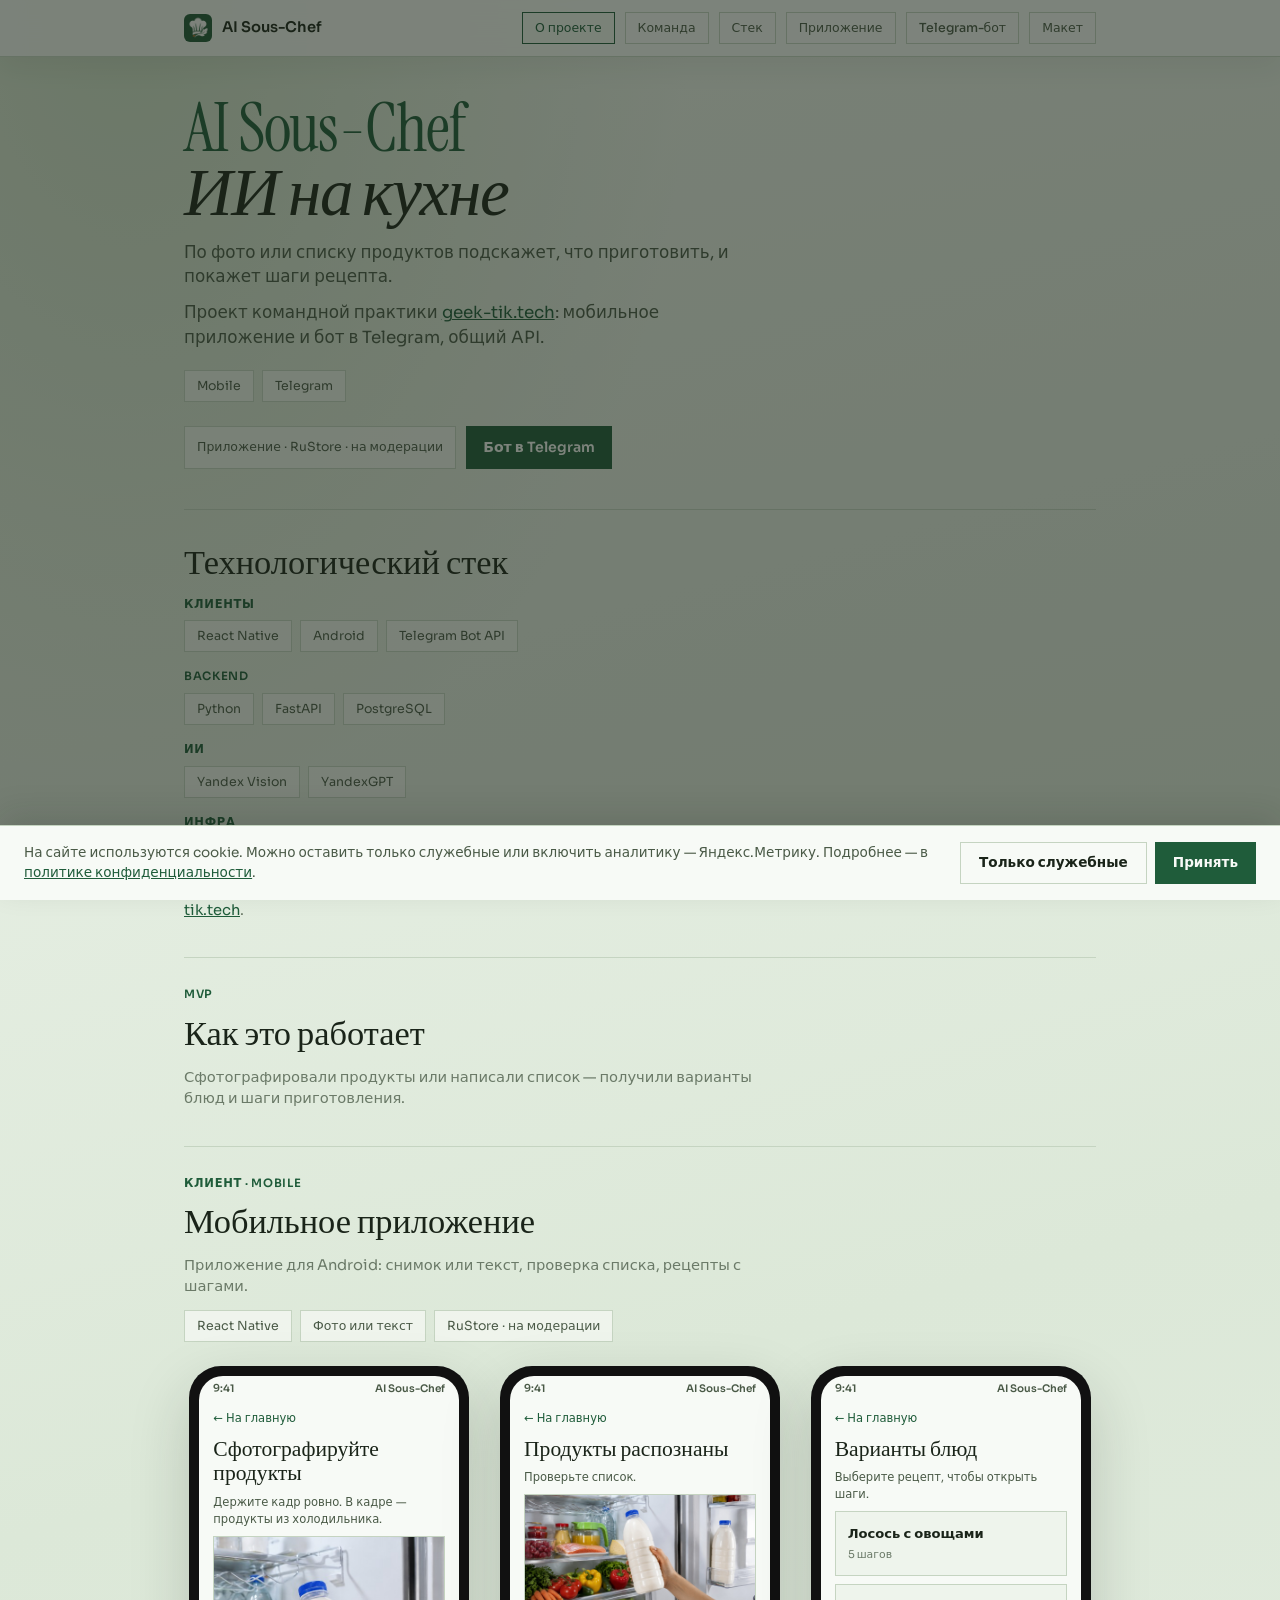
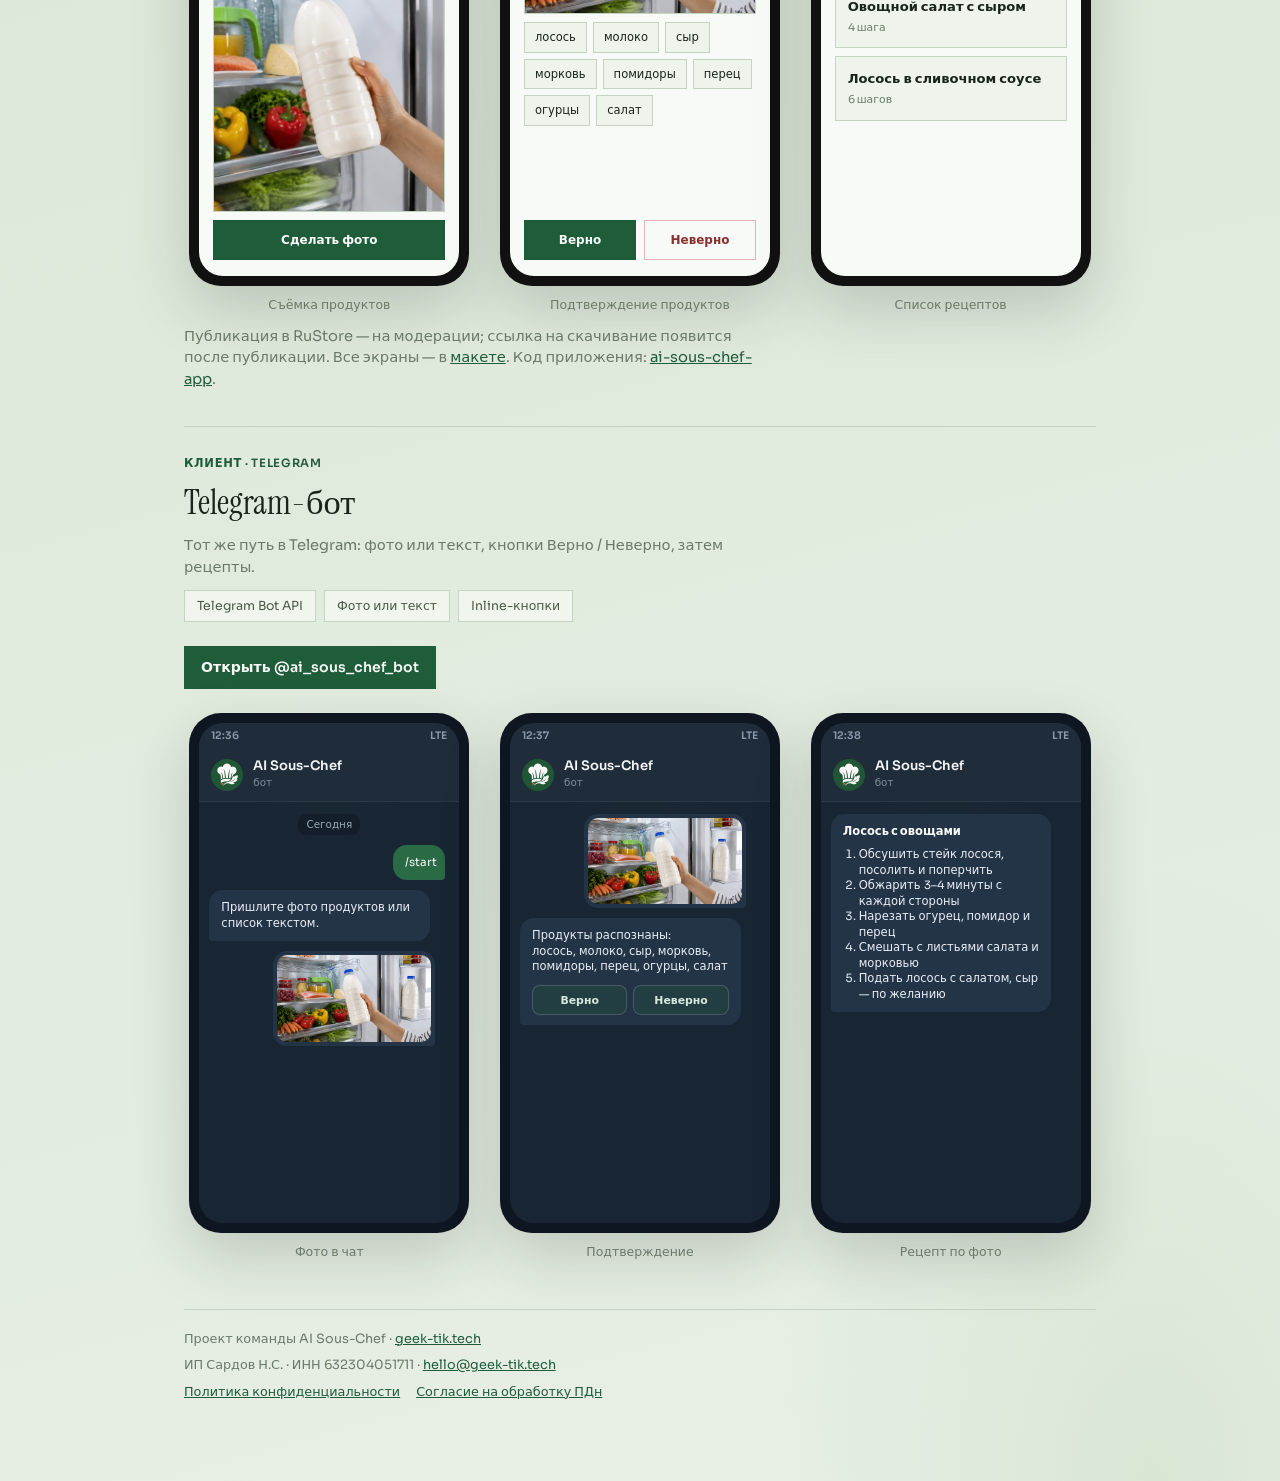
<file: frontend/index.html>
<!DOCTYPE html>
<html lang="ru">

<head>
  <meta charset="UTF-8" />
  <meta name="viewport" content="width=device-width, initial-scale=1.0" />
  <title>AI Sous-Chef</title>
  <link rel="icon" href="assets/app-icon.png" type="image/png" />
  <link rel="preconnect" href="https://fonts.googleapis.com" />
  <link rel="preconnect" href="https://fonts.gstatic.com" crossorigin />
  <link
    href="https://fonts.googleapis.com/css2?family=Instrument+Serif:ital@0;1&family=Sora:wght@400;500;600;700&display=swap"
    rel="stylesheet" />
  <link rel="stylesheet" href="styles.css" />
</head>

<body>
  <div class="site-chrome">
    <nav class="site-nav" aria-label="Навигация">
      <div class="site-nav-inner">
        <a class="brand-mark" href="index.html">
          <img src="assets/app-icon.png" width="28" height="28" alt="" />
          AI Sous-Chef
        </a>
        <a class="nav-link" href="index.html" aria-current="page">О проекте</a>
        <a class="nav-link" href="team.html">Команда</a>
        <a class="nav-link" href="#stack">Стек</a>
        <a class="nav-link" href="#app">Приложение</a>
        <a class="nav-link" href="#bot">Telegram-бот</a>
        <a class="nav-link" href="mockup.html">Макет</a>
      </div>
    </nav>
  </div>

  <main class="page">
    <header class="hero">
      <div class="brand">AI Sous-Chef<br /><em>ИИ на кухне</em></div>
      <p class="lede">
        По фото или списку продуктов подскажет, что приготовить, и покажет шаги рецепта.
      </p>
      <p class="lede">
        Проект командной практики
        <a href="https://geek-tik.tech/teams/ai-sous-chef">geek-tik.tech</a>:
        мобильное приложение и бот в Telegram, общий API.
      </p>
      <div class="meta">
        <span class="chip">Mobile</span>
        <span class="chip">Telegram</span>
      </div>
      <div class="cta-row">
        <span class="chip">Приложение · RuStore · на модерации</span>
        <a class="btn btn-primary" href="https://t.me/ai_sous_chef_bot" target="_blank" rel="noopener">Бот в Telegram</a>
      </div>

    </header>

    <section id="stack" class="product-section" aria-labelledby="stack-heading">
      <h2 class="section-title" id="stack-heading">
        Технологический стек
      </h2>
      <dl class="stack-list">
        <div>
          <dt>Клиенты</dt>
          <dd class="meta">
            <span class="chip">React Native</span>
            <span class="chip">Android</span>
            <span class="chip">Telegram Bot API</span>
          </dd>
        </div>
        <div>
          <dt>Backend</dt>
          <dd class="meta">
            <span class="chip">Python</span>
            <span class="chip">FastAPI</span>
            <span class="chip">PostgreSQL</span>
          </dd>
        </div>
        <div>
          <dt>ИИ</dt>
          <dd class="meta">
            <span class="chip">Yandex Vision</span>
            <span class="chip">YandexGPT</span>
          </dd>
        </div>
        <div>
          <dt>Инфра</dt>
          <dd class="meta">
            <span class="chip">Docker</span>
            <span class="chip">GitHub Actions</span>
            <span class="chip">nginx</span>
          </dd>
        </div>
      </dl>
      <p class="section-note section-note-follow">
        Код: <a href="https://github.com/teamsync-labs/ai-sous-chef">ai-sous-chef</a>
        · приложение:
        <a href="https://github.com/teamsync-labs/ai-sous-chef-app">ai-sous-chef-app</a>
        · команда на
        <a href="https://geek-tik.tech/teams/ai-sous-chef">geek-tik.tech</a>.
      </p>
    </section>

    <h2 class="section-title">
      <span class="section-kind">MVP</span>
      Как это работает
    </h2>
    <p class="section-note">
      Сфотографировали продукты или написали список — получили варианты блюд и шаги приготовления.
    </p>

    <section id="app" class="product-section" aria-labelledby="app-heading">
      <h2 class="section-title" id="app-heading">
        <span class="section-kind">Клиент · Mobile</span>
        Мобильное приложение
      </h2>
      <p class="section-note">
        Приложение для Android: снимок или текст, проверка списка, рецепты с шагами.
      </p>
      <div class="meta">
        <span class="chip">React Native</span>
        <span class="chip">Фото или текст</span>
        <span class="chip">RuStore · на модерации</span>
      </div>

      <div class="screen-row" aria-label="Экраны мобильного приложения">
        <figure class="phone-shot">
          <div class="phone" aria-hidden="true">
            <div class="phone-inner">
              <div class="status-bar"><span>9:41</span><span>AI Sous-Chef</span></div>
              <div class="shot-screen">
                <div class="shot-back">← На главную</div>
                <h3 class="shot-headline">Сфотографируйте продукты</h3>
                <p class="shot-hint">Держите кадр ровно. В кадре — продукты из холодильника.</p>
                <div class="shot-photo">
                  <img src="assets/fridge-products.jpg" alt="Фото продуктов в холодильнике" width="240" height="135" />
                </div>
                <span class="shot-btn primary shot-btn-wide">Сделать фото</span>
              </div>
            </div>
          </div>
          <figcaption>Съёмка продуктов</figcaption>
        </figure>

        <figure class="phone-shot">
          <div class="phone" aria-hidden="true">
            <div class="phone-inner">
              <div class="status-bar"><span>9:41</span><span>AI Sous-Chef</span></div>
              <div class="shot-screen">
                <div class="shot-back">← На главную</div>
                <h3 class="shot-headline">Продукты распознаны</h3>
                <p class="shot-hint">Проверьте список.</p>
                <div class="shot-photo shot-photo-sm">
                  <img src="assets/fridge-products.jpg" alt="" width="240" height="135" />
                </div>
                <ul class="product-chips">
                  <li>лосось</li>
                  <li>молоко</li>
                  <li>сыр</li>
                  <li>морковь</li>
                  <li>помидоры</li>
                  <li>перец</li>
                  <li>огурцы</li>
                  <li>салат</li>
                </ul>
                <div class="shot-actions">
                  <span class="shot-btn primary">Верно</span>
                  <span class="shot-btn danger">Неверно</span>
                </div>
              </div>
            </div>
          </div>
          <figcaption>Подтверждение продуктов</figcaption>
        </figure>

        <figure class="phone-shot">
          <div class="phone" aria-hidden="true">
            <div class="phone-inner">
              <div class="status-bar"><span>9:41</span><span>AI Sous-Chef</span></div>
              <div class="shot-screen">
                <div class="shot-back">← На главную</div>
                <h3 class="shot-headline">Варианты блюд</h3>
                <p class="shot-hint">Выберите рецепт, чтобы открыть шаги.</p>
                <div class="recipe-card">
                  <div class="title">Лосось с овощами</div>
                  <div class="meta-line">5 шагов</div>
                </div>
                <div class="recipe-card">
                  <div class="title">Овощной салат с сыром</div>
                  <div class="meta-line">4 шага</div>
                </div>
                <div class="recipe-card">
                  <div class="title">Лосось в сливочном соусе</div>
                  <div class="meta-line">6 шагов</div>
                </div>
              </div>
            </div>
          </div>
          <figcaption>Список рецептов</figcaption>
        </figure>
      </div>

      <p class="section-note section-note-follow">
        Публикация в RuStore — на модерации; ссылка на скачивание появится после публикации.
        Все экраны — в <a href="mockup.html">макете</a>.
        Код приложения: <a href="https://github.com/teamsync-labs/ai-sous-chef-app">ai-sous-chef-app</a>.
      </p>
    </section>

    <section id="bot" class="product-section" aria-labelledby="bot-heading">
      <h2 class="section-title" id="bot-heading">
        <span class="section-kind">Клиент · Telegram</span>
        Telegram-бот
      </h2>
      <p class="section-note">
        Тот же путь в Telegram: фото или текст, кнопки Верно / Неверно, затем рецепты.
      </p>
      <div class="meta">
        <span class="chip">Telegram Bot API</span>
        <span class="chip">Фото или текст</span>
        <span class="chip">Inline-кнопки</span>
      </div>
      <div class="cta-row">
        <a class="btn btn-primary" href="https://t.me/ai_sous_chef_bot" target="_blank" rel="noopener">Открыть @ai_sous_chef_bot</a>
      </div>

      <div class="screen-row" aria-label="Экраны Telegram-бота">
        <figure class="phone-shot">
          <div class="phone phone-tg" aria-hidden="true">
            <div class="tg-inner">
              <div class="tg-topbar"><span>12:36</span><span>LTE</span></div>
              <div class="tg-header">
                <img src="assets/app-icon.png" alt="" width="36" height="36" />
                <div>
                  <div class="name">AI Sous-Chef</div>
                  <div class="status">бот</div>
                </div>
              </div>
              <div class="tg-chat">
                <div class="tg-day">Сегодня</div>
                <div class="tg-row user">
                  <div class="tg-bubble user">/start</div>
                </div>
                <div class="tg-row bot">
                  <div class="tg-bubble bot">
                    Пришлите фото продуктов или список текстом.
                  </div>
                </div>
                <div class="tg-row user">
                  <div class="tg-bubble user tg-photo">
                    <img src="assets/fridge-products.jpg" alt="Фото продуктов в холодильнике" width="200"
                      height="112" />
                  </div>
                </div>
              </div>
            </div>
          </div>
          <figcaption>Фото в чат</figcaption>
        </figure>

        <figure class="phone-shot">
          <div class="phone phone-tg" aria-hidden="true">
            <div class="tg-inner">
              <div class="tg-topbar"><span>12:37</span><span>LTE</span></div>
              <div class="tg-header">
                <img src="assets/app-icon.png" alt="" width="36" height="36" />
                <div>
                  <div class="name">AI Sous-Chef</div>
                  <div class="status">бот</div>
                </div>
              </div>
              <div class="tg-chat">
                <div class="tg-row user">
                  <div class="tg-bubble user tg-photo">
                    <img src="assets/fridge-products.jpg" alt="" width="200" height="112" />
                  </div>
                </div>
                <div class="tg-row bot">
                  <div class="tg-bubble bot">
                    Продукты распознаны:<br />
                    лосось, молоко, сыр, морковь, помидоры, перец, огурцы, салат
                    <div class="tg-inline">
                      <span>Верно</span>
                      <span>Неверно</span>
                    </div>
                  </div>
                </div>
              </div>
            </div>
          </div>
          <figcaption>Подтверждение</figcaption>
        </figure>

        <figure class="phone-shot">
          <div class="phone phone-tg" aria-hidden="true">
            <div class="tg-inner">
              <div class="tg-topbar"><span>12:38</span><span>LTE</span></div>
              <div class="tg-header">
                <img src="assets/app-icon.png" alt="" width="36" height="36" />
                <div>
                  <div class="name">AI Sous-Chef</div>
                  <div class="status">бот</div>
                </div>
              </div>
              <div class="tg-chat">
                <div class="tg-row bot">
                  <div class="tg-bubble bot">
                    <strong>Лосось с овощами</strong>
                    <ol>
                      <li>Обсушить стейк лосося, посолить и поперчить</li>
                      <li>Обжарить 3–4 минуты с каждой стороны</li>
                      <li>Нарезать огурец, помидор и перец</li>
                      <li>Смешать с листьями салата и морковью</li>
                      <li>Подать лосось с салатом, сыр — по желанию</li>
                    </ol>
                  </div>
                </div>
              </div>
            </div>
          </div>
          <figcaption>Рецепт по фото</figcaption>
        </figure>
      </div>
    </section>

    <footer class="footer footer-legal">
      <p>Проект команды AI Sous-Chef · <a href="https://geek-tik.tech/teams/ai-sous-chef">geek-tik.tech</a></p>
      <p>ИП Сардов Н.С. · ИНН 632304051711 · <a href="mailto:hello@geek-tik.tech">hello@geek-tik.tech</a></p>
      <nav aria-label="Правовая информация">
        <a href="https://consent.geek-tik.tech/t/ai-sous-chef/policy" target="_blank" rel="noopener">Политика
          конфиденциальности</a>
        <a href="https://consent.geek-tik.tech/t/ai-sous-chef/pdn-consent" target="_blank" rel="noopener">Согласие на
          обработку ПДн</a>
      </nav>
    </footer>
  </main>
  <script src="cookie-notice.js" data-policy-href="https://consent.geek-tik.tech/t/ai-sous-chef/policy"></script>
</body>

</html>
</file>
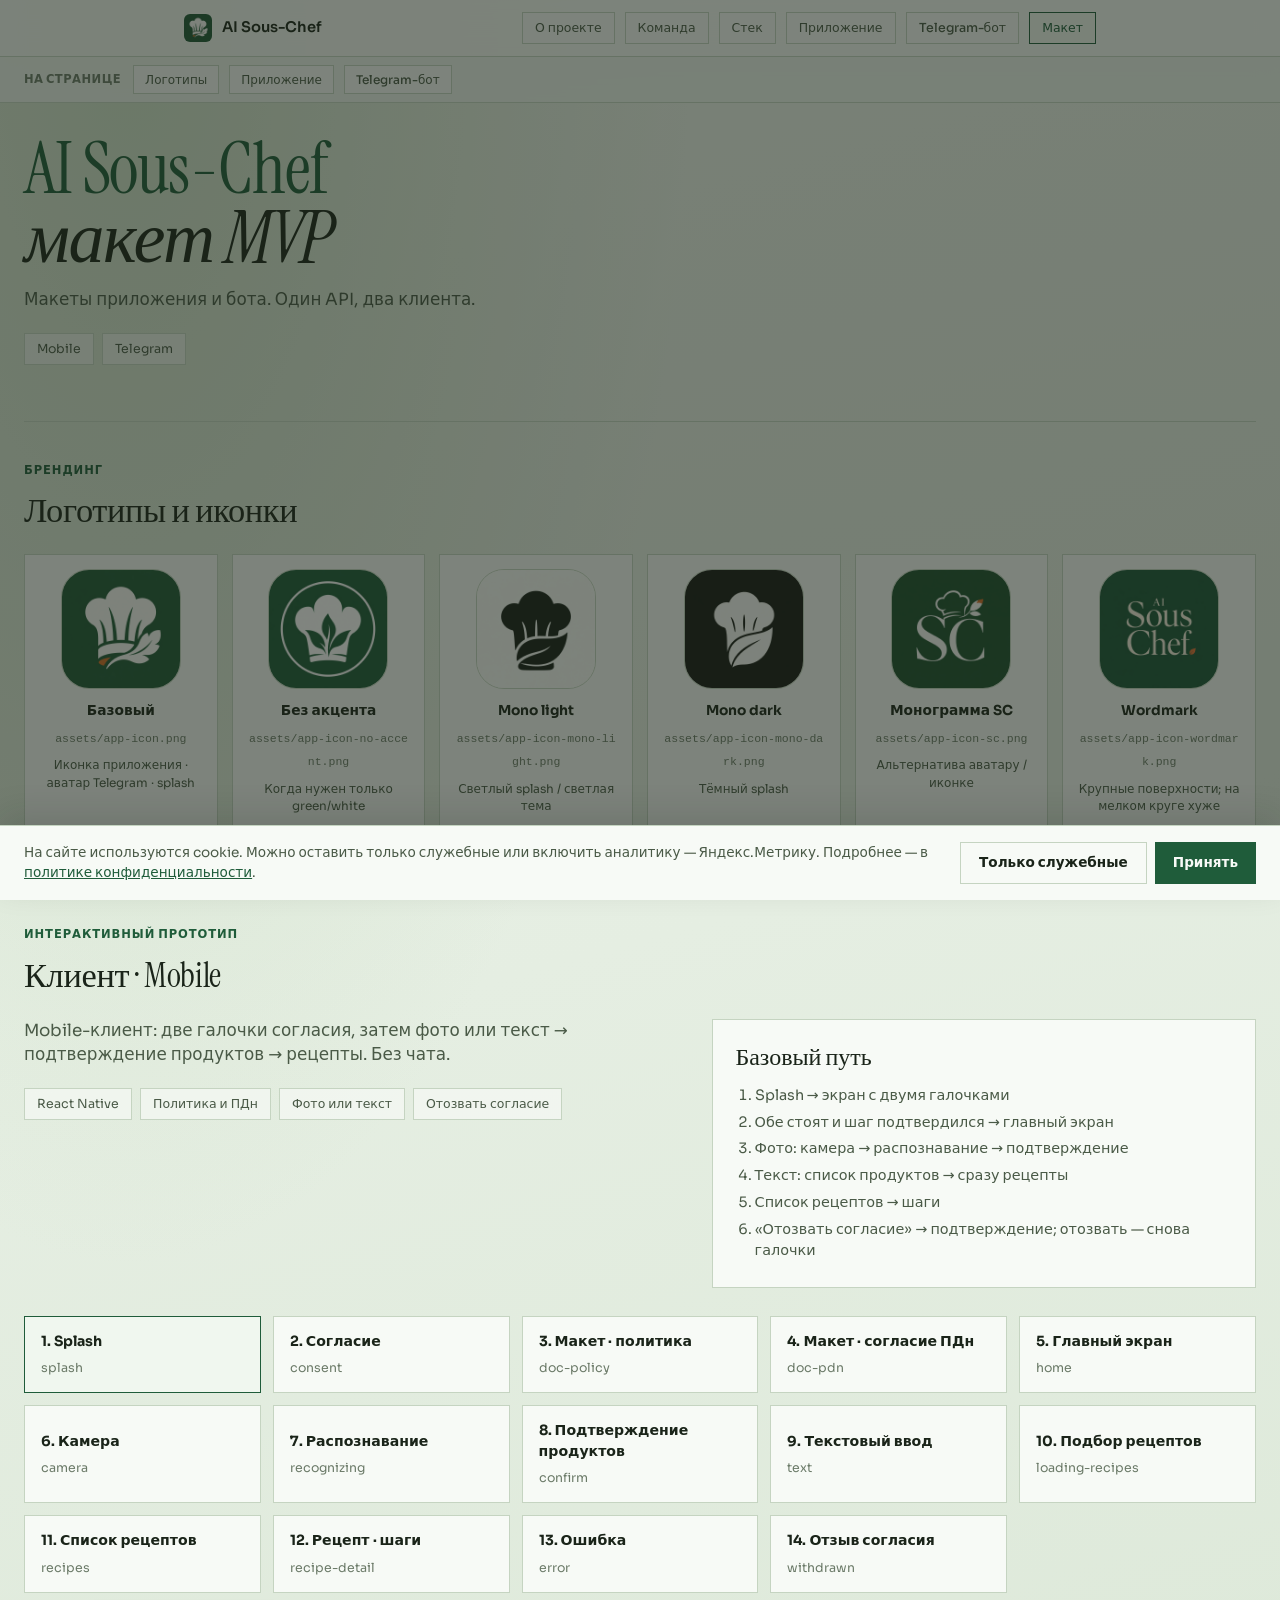
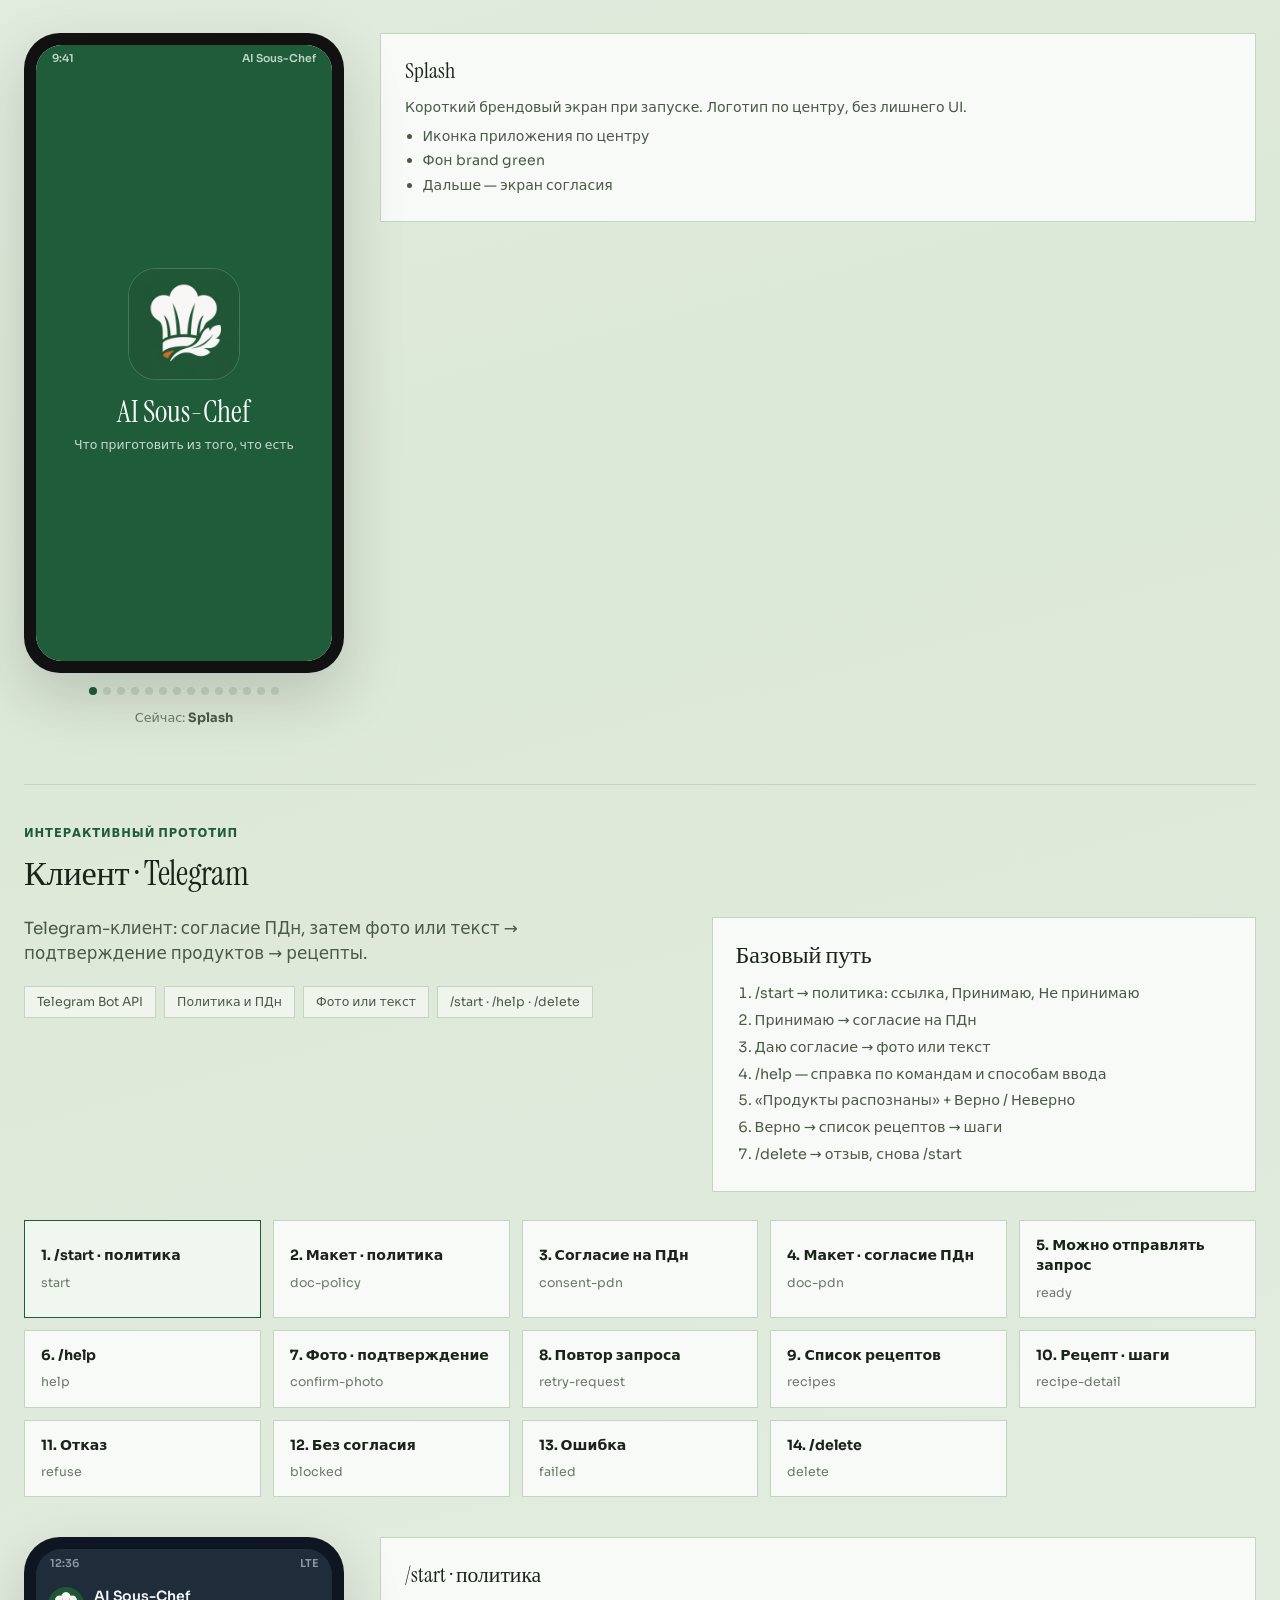
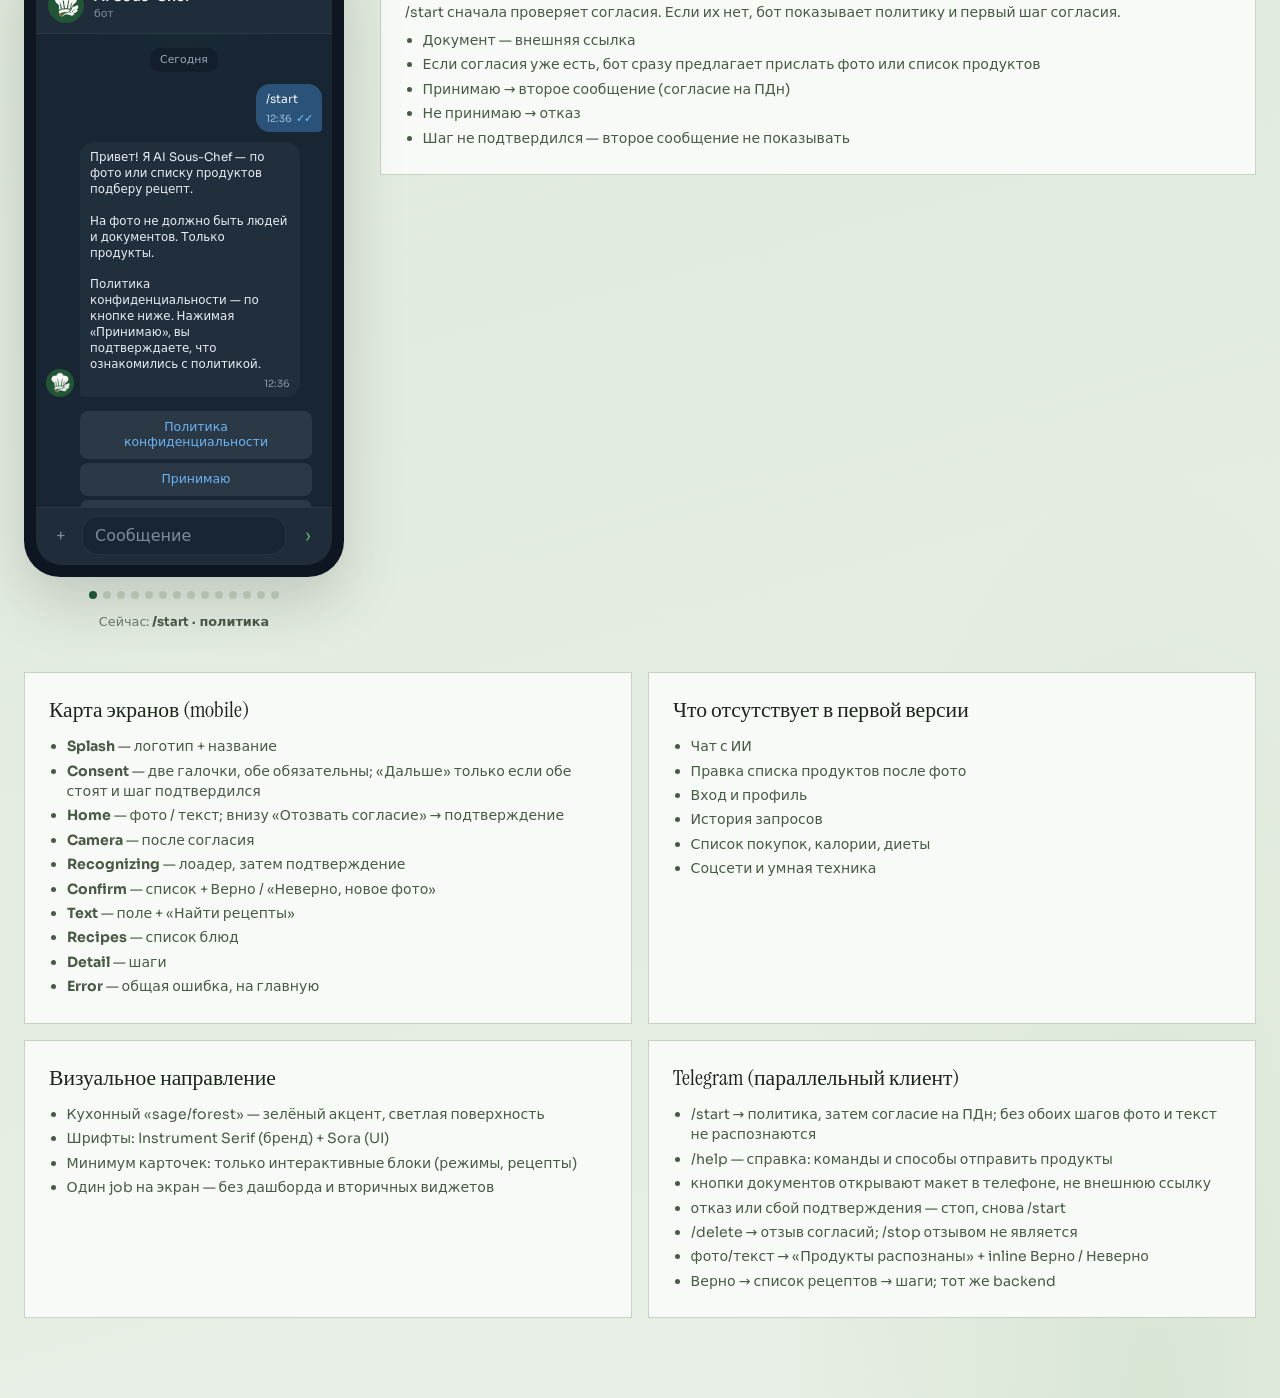
<file: frontend/mockup.html>
<!DOCTYPE html>
<html lang="ru">

<head>
  <meta charset="UTF-8" />
  <meta name="viewport" content="width=device-width, initial-scale=1.0" />
  <title>AI Sous-Chef — UI-макет MVP</title>
  <link rel="icon" href="assets/app-icon.png" type="image/png" />
  <link rel="apple-touch-icon" href="assets/app-icon.png" />
  <link rel="preconnect" href="https://fonts.googleapis.com" />
  <link rel="preconnect" href="https://fonts.gstatic.com" crossorigin />
  <link
    href="https://fonts.googleapis.com/css2?family=Instrument+Serif:ital@0;1&family=Sora:wght@400;500;600;700&display=swap"
    rel="stylesheet" />
  <link rel="stylesheet" href="styles.css" />
  <style>
    :root {
      --bg: #e8efe6;
      --bg-deep: #d4e0d1;
      --ink: #1a2419;
      --ink-soft: #4a5a47;
      --muted: #6b7a68;
      --surface: #f7faf6;
      --surface-2: #eef4ec;
      --line: #c5d4c1;
      --brand: #1f5c3a;
      --brand-hover: #174a2e;
      --accent: #c45c26;
      --danger: #8b2e2e;
      --ok: #1f5c3a;
      --shadow: 0 24px 60px rgba(26, 36, 25, 0.18);
      --radius: 18px;
      --phone-w: 320px;
      --phone-h: 640px;
    }

    * {
      box-sizing: border-box;
      margin: 0;
      padding: 0;
    }

    body {
      font-family: "Sora", system-ui, sans-serif;
      color: var(--ink);
      background:
        radial-gradient(ellipse 80% 50% at 10% 0%, #cfe0c8 0%, transparent 55%),
        radial-gradient(ellipse 60% 40% at 90% 100%, #d9e6d4 0%, transparent 50%),
        linear-gradient(165deg, #eef4ec 0%, #dce8d8 45%, #e8efe6 100%);
      min-height: 100vh;
      line-height: 1.45;
    }

    .page {
      max-width: 1280px;
      margin: 0 auto;
      padding: 32px 24px 80px;
    }

    .hero {
      display: grid;
      grid-template-columns: 1.1fr 0.9fr;
      gap: 40px;
      align-items: end;
      margin-bottom: 48px;
    }

    .hero.solo {
      grid-template-columns: 1fr;
      align-items: start;
      max-width: 40rem;
    }

    @media (max-width: 900px) {
      .hero {
        grid-template-columns: 1fr;
      }
    }

    .section-intro {
      display: grid;
      grid-template-columns: 1.1fr 0.9fr;
      gap: 24px;
      align-items: start;
      margin-bottom: 28px;
    }

    @media (max-width: 900px) {
      .section-intro {
        grid-template-columns: 1fr;
      }
    }

    .section-intro .lede {
      margin-top: 0;
    }

    .brand {
      font-family: "Instrument Serif", Georgia, serif;
      font-size: clamp(2.8rem, 6vw, 4.5rem);
      letter-spacing: -0.02em;
      line-height: 0.95;
      color: var(--brand);
    }

    .brand em {
      font-style: italic;
      color: var(--ink);
    }

    .lede {
      margin-top: 16px;
      max-width: 36rem;
      color: var(--ink-soft);
      font-size: 1.05rem;
    }

    .meta {
      margin-top: 20px;
      display: flex;
      flex-wrap: wrap;
      gap: 8px;
    }

    .chip {
      display: inline-flex;
      align-items: center;
      gap: 6px;
      padding: 6px 12px;
      border: 1px solid var(--line);
      background: rgba(247, 250, 246, 0.7);
      font-size: 0.78rem;
      color: var(--ink-soft);
    }

    .legend {
      background: var(--surface);
      border: 1px solid var(--line);
      padding: 20px 22px;
    }

    .legend h2 {
      font-family: "Instrument Serif", Georgia, serif;
      font-size: 1.5rem;
      font-weight: 400;
      margin-bottom: 10px;
    }

    .legend ol {
      padding-left: 1.2rem;
      color: var(--ink-soft);
      font-size: 0.9rem;
    }

    .legend li {
      margin: 6px 0;
    }

    .legend code {
      font-size: 0.82em;
      background: var(--surface-2);
      padding: 1px 5px;
    }

    .section-title {
      font-family: "Instrument Serif", Georgia, serif;
      font-size: clamp(1.75rem, 3vw, 2.15rem);
      font-weight: 400;
      margin: 56px 0 18px;
      padding-top: 40px;
      border-top: 1px solid var(--line);
      color: var(--ink);
      scroll-margin-top: 112px;
      letter-spacing: -0.01em;
    }

    .section-title .section-kind {
      display: block;
      font-family: "Sora", system-ui, sans-serif;
      font-size: 0.72rem;
      font-weight: 600;
      letter-spacing: 0.08em;
      text-transform: uppercase;
      color: var(--brand);
      margin-bottom: 8px;
    }

    .section-note {
      color: var(--muted);
      font-size: 0.92rem;
      margin-bottom: 24px;
      max-width: 40rem;
    }

    .flow-map {
      display: grid;
      grid-template-columns: repeat(auto-fit, minmax(200px, 1fr));
      gap: 12px;
      margin-bottom: 40px;
    }

    .flow-card {
      background: var(--surface);
      border: 1px solid var(--line);
      padding: 14px 16px;
      cursor: pointer;
      transition: border-color 0.15s, background 0.15s;
      text-align: left;
      font: inherit;
      color: inherit;
      width: 100%;
    }

    .flow-card:hover,
    .flow-card.active {
      border-color: var(--brand);
      background: #f0f7ef;
    }

    .flow-card strong {
      display: block;
      font-size: 0.88rem;
      margin-bottom: 4px;
    }

    .flow-card span {
      font-size: 0.78rem;
      color: var(--muted);
    }

    .prototype {
      display: grid;
      grid-template-columns: auto 1fr;
      gap: 36px;
      align-items: start;
    }

    @media (max-width: 860px) {
      .prototype {
        grid-template-columns: 1fr;
        justify-items: center;
      }
    }

    .phone {
      --phone-w: 320px;
      --phone-h: 640px;
      width: var(--phone-w);
      min-width: var(--phone-w);
      max-width: var(--phone-w);
      height: var(--phone-h);
      margin: 0;
      background: #111;
      border-radius: 36px;
      padding: 12px;
      box-shadow: var(--shadow);
      position: sticky;
      top: 112px;
      flex-shrink: 0;
    }

    .phone-inner {
      width: 100%;
      min-width: 0;
      height: 100%;
      background: var(--surface);
      border-radius: 26px;
      overflow: hidden;
      position: relative;
      display: flex;
      flex-direction: column;
    }

    .status-bar {
      height: 28px;
      display: flex;
      align-items: center;
      justify-content: space-between;
      padding: 0 16px;
      font-size: 0.68rem;
      font-weight: 600;
      color: var(--ink-soft);
      flex-shrink: 0;
    }

    .screen {
      display: none;
      flex: 1;
      flex-direction: column;
      min-height: 0;
      padding: 8px 18px 20px;
    }

    .screen.active {
      display: flex;
      width: 100%;
    }

    .app-header {
      margin-bottom: 18px;
      display: flex;
      align-items: center;
      gap: 12px;
    }

    .app-header .app-logo {
      width: 44px;
      height: 44px;
      border-radius: 12px;
      object-fit: cover;
      flex-shrink: 0;
      border: 1px solid var(--line);
    }

    .app-header .mark-wrap {
      min-width: 0;
    }

    .app-header .mark {
      font-family: "Instrument Serif", Georgia, serif;
      font-size: 1.55rem;
      color: var(--brand);
      line-height: 1;
    }

    .app-header .sub {
      margin-top: 6px;
      font-size: 0.8rem;
      color: var(--muted);
    }

    .headline {
      font-family: "Instrument Serif", Georgia, serif;
      font-size: 1.65rem;
      font-weight: 400;
      line-height: 1.15;
      margin-bottom: 8px;
    }

    .hint {
      font-size: 0.82rem;
      color: var(--ink-soft);
      margin-bottom: 18px;
    }

    .check-list {
      display: flex;
      flex-direction: column;
      gap: 12px;
      margin-bottom: 18px;
      overflow: auto;
      min-height: 0;
    }

    .check-item {
      display: flex;
      flex-direction: column;
      gap: 6px;
      padding: 12px 14px;
      border: 1px solid var(--line);
      background: var(--surface-2);
    }

    .check-item label {
      display: flex;
      align-items: flex-start;
      gap: 10px;
      font-size: 0.86rem;
      color: var(--ink);
      cursor: pointer;
    }

    .check-item input {
      margin-top: 2px;
      accent-color: var(--brand);
      width: 18px;
      height: 18px;
      flex-shrink: 0;
    }

    .check-item .doc-link {
      appearance: none;
      border: 0;
      background: none;
      color: var(--brand);
      font: inherit;
      font-size: 0.8rem;
      text-align: left;
      cursor: pointer;
      padding: 0 0 0 28px;
      text-decoration: underline;
    }

    .withdraw-link {
      appearance: none;
      border: 0;
      background: none;
      color: var(--muted);
      font: inherit;
      font-size: 0.78rem;
      text-decoration: underline;
      cursor: pointer;
      padding: 4px 0 0;
      text-align: center;
      width: 100%;
    }

    .withdraw-link:hover {
      color: var(--brand);
    }

    .app-doc {
      flex: 1;
      min-height: 0;
      display: flex;
      flex-direction: column;
    }

    .app-doc-bar {
      display: flex;
      align-items: center;
      gap: 10px;
      padding: 10px 4px 14px;
      flex-shrink: 0;
    }

    .app-doc-bar button {
      appearance: none;
      border: 0;
      background: none;
      color: var(--brand);
      font: inherit;
      font-size: 0.82rem;
      cursor: pointer;
      padding: 4px 0;
    }

    .app-doc-bar .app-doc-title {
      font-size: 0.82rem;
      font-weight: 600;
      color: var(--ink-soft);
    }

    .app-doc-body {
      flex: 1;
      padding: 8px 0 12px;
      color: var(--ink);
      font-size: 0.95rem;
      line-height: 1.45;
    }

    .screen[data-screen="doc-policy"],
    .screen[data-screen="doc-pdn"] {
      padding-top: 8px;
    }

    .actions {
      display: flex;
      flex-direction: column;
      gap: 12px;
      margin-top: auto;
    }

    .mode-btn {
      display: block;
      width: 100%;
      text-align: left;
      border: 1px solid var(--line);
      background: var(--surface-2);
      padding: 16px;
      cursor: pointer;
      font: inherit;
      color: inherit;
      transition: border-color 0.15s, background 0.15s;
    }

    .mode-btn:hover {
      border-color: var(--brand);
      background: #e4efe1;
    }

    .mode-btn .label {
      font-weight: 600;
      font-size: 0.95rem;
      margin-bottom: 4px;
    }

    .mode-btn .desc {
      font-size: 0.75rem;
      color: var(--muted);
    }

    .btn {
      appearance: none;
      border: none;
      font: inherit;
      font-weight: 600;
      font-size: 0.88rem;
      padding: 14px 16px;
      cursor: pointer;
      width: 100%;
      transition: background 0.15s, color 0.15s, opacity 0.15s;
    }

    .btn:disabled {
      opacity: 0.45;
      cursor: not-allowed;
    }

    .btn-primary {
      background: var(--brand);
      color: #f7faf6;
    }

    .btn-primary:hover:not(:disabled) {
      background: var(--brand-hover);
    }

    .btn-ghost {
      background: transparent;
      color: var(--ink-soft);
      border: 1px solid var(--line);
    }

    .btn-danger {
      background: transparent;
      color: var(--danger);
      border: 1px solid #e0b4b4;
    }

    .btn-row {
      display: grid;
      grid-template-columns: 1fr 1fr;
      gap: 10px;
    }

    .camera-view {
      flex: 1;
      min-height: 0;
      background:
        linear-gradient(180deg, rgba(26, 36, 25, 0.15), rgba(26, 36, 25, 0.45)),
        url("data:image/svg+xml,%3Csvg xmlns='http://www.w3.org/2000/svg' width='280' height='360' viewBox='0 0 280 360'%3E%3Crect fill='%23c8d6c0' width='280' height='360'/%3E%3Cellipse cx='70' cy='220' rx='40' ry='28' fill='%23c45c26'/%3E%3Cellipse cx='130' cy='200' rx='36' ry='30' fill='%23e8b84a'/%3E%3Cellipse cx='190' cy='230' rx='34' ry='26' fill='%237a9e4a'/%3E%3Ccircle cx='100' cy='160' r='22' fill='%23f2f2e8'/%3E%3Ccircle cx='160' cy='155' r='18' fill='%23f0ece0'/%3E%3Crect x='40' y='260' width='90' height='40' rx='8' fill='%23a67c52'/%3E%3C/svg%3E") center/cover;
      border: 1px solid var(--line);
      position: relative;
      margin-bottom: 14px;
    }

    .camera-view .frame {
      position: absolute;
      inset: 18px;
      border: 1.5px solid rgba(247, 250, 246, 0.85);
      pointer-events: none;
    }

    .camera-view .cap {
      position: absolute;
      left: 14px;
      bottom: 14px;
      color: #f7faf6;
      font-size: 0.72rem;
      background: rgba(26, 36, 25, 0.55);
      padding: 6px 10px;
    }

    .shutter {
      width: 64px;
      height: 64px;
      border-radius: 50%;
      border: 3px solid var(--brand);
      background: var(--surface);
      margin: 0 auto 8px;
      cursor: pointer;
      display: grid;
      place-items: center;
    }

    .shutter span {
      width: 48px;
      height: 48px;
      border-radius: 50%;
      background: var(--brand);
      display: block;
    }

    .loading {
      flex: 1;
      width: 100%;
      display: flex;
      flex-direction: column;
      align-items: center;
      justify-content: center;
      text-align: center;
      gap: 14px;
      color: var(--ink-soft);
    }

    .spinner {
      width: 36px;
      height: 36px;
      border: 3px solid var(--line);
      border-top-color: var(--brand);
      border-radius: 50%;
      animation: spin 0.8s linear infinite;
    }

    @keyframes spin {
      to {
        transform: rotate(360deg);
      }
    }

    .product-list {
      list-style: none;
      display: flex;
      flex-wrap: wrap;
      gap: 8px;
      margin: 8px 0 20px;
    }

    .product-list li {
      background: var(--surface-2);
      border: 1px solid var(--line);
      padding: 8px 12px;
      font-size: 0.84rem;
      font-weight: 500;
    }

    .conf {
      font-size: 0.75rem;
      color: var(--muted);
      margin-bottom: 16px;
    }

    .field {
      width: 100%;
      min-height: 110px;
      border: 1px solid var(--line);
      background: #fff;
      padding: 12px 14px;
      font: inherit;
      font-size: 0.9rem;
      color: var(--ink);
      resize: none;
      margin-bottom: 12px;
    }

    .field:focus {
      outline: 2px solid rgba(31, 92, 58, 0.35);
      border-color: var(--brand);
    }

    .field::placeholder {
      color: #9aa894;
    }

    .recipe-list {
      list-style: none;
      display: flex;
      flex-direction: column;
      gap: 10px;
      overflow: auto;
      flex: 1;
      min-height: 0;
      margin-bottom: 12px;
      padding-right: 2px;
    }

    .recipe-item {
      width: 100%;
      text-align: left;
      border: 1px solid var(--line);
      background: #fff;
      padding: 14px;
      cursor: pointer;
      font: inherit;
      color: inherit;
    }

    .recipe-item:hover {
      border-color: var(--brand);
    }

    .recipe-item .title {
      font-weight: 600;
      font-size: 0.92rem;
      margin-bottom: 4px;
    }

    .recipe-item .meta-line {
      font-size: 0.74rem;
      color: var(--muted);
    }

    .steps {
      list-style: none;
      counter-reset: step;
      overflow: auto;
      flex: 1;
      min-height: 0;
      width: 100%;
      margin: 8px 0 14px;
      display: flex;
      flex-direction: column;
      gap: 10px;
    }

    .steps li {
      counter-increment: step;
      display: grid;
      grid-template-columns: 28px 1fr;
      gap: 10px;
      font-size: 0.86rem;
      color: var(--ink-soft);
    }

    .steps li::before {
      content: counter(step);
      width: 28px;
      height: 28px;
      border-radius: 50%;
      background: var(--brand);
      color: #f7faf6;
      font-size: 0.75rem;
      font-weight: 600;
      display: grid;
      place-items: center;
    }

    .banner {
      background: #f4e8e6;
      border: 1px solid #e0b4b4;
      color: var(--danger);
      padding: 12px 14px;
      font-size: 0.84rem;
      margin-bottom: 16px;
    }

    .banner.ok {
      background: #e6f0e8;
      border-color: #a8c4ae;
      color: var(--ok);
    }

    .back {
      appearance: none;
      border: none;
      background: none;
      color: var(--muted);
      font: inherit;
      font-size: 0.78rem;
      cursor: pointer;
      margin-bottom: 10px;
      padding: 0;
      text-align: left;
    }

    .back:hover {
      color: var(--brand);
    }

    .panel {
      background: var(--surface);
      border: 1px solid var(--line);
      padding: 22px 24px;
    }

    .panel h3 {
      font-family: "Instrument Serif", Georgia, serif;
      font-size: 1.35rem;
      font-weight: 400;
      margin-bottom: 10px;
    }

    .panel p,
    .panel li {
      font-size: 0.88rem;
      color: var(--ink-soft);
    }

    .panel ul {
      padding-left: 1.1rem;
      margin: 8px 0 0;
    }

    .panel li {
      margin: 4px 0;
    }

    .panel-next {
      margin-top: 18px;
      padding-top: 16px;
      border-top: 1px solid var(--line);
    }

    .panel-next p {
      margin-bottom: 10px;
    }

    .specs {
      display: grid;
      grid-template-columns: 1fr 1fr;
      gap: 16px;
      margin-top: 40px;
    }

    @media (max-width: 700px) {
      .specs {
        grid-template-columns: 1fr;
      }
    }

    .nav-dots {
      display: flex;
      gap: 6px;
      justify-content: center;
      margin-top: 14px;
    }

    .nav-dots button {
      width: 8px;
      height: 8px;
      border-radius: 50%;
      border: none;
      background: var(--line);
      cursor: pointer;
      padding: 0;
    }

    .nav-dots button.active {
      background: var(--brand);
    }

    .screen-label {
      text-align: center;
      margin-top: 14px;
      font-size: 0.8rem;
      color: var(--muted);
    }

    .screen-label strong {
      color: var(--ink-soft);
    }

    .phone-inner.is-splash .status-bar {
      background: var(--brand);
      color: rgba(247, 250, 246, 0.75);
    }

    .screen[data-screen="splash"] {
      padding: 0;
    }

    .screen-splash {
      background: var(--brand);
      color: #f7faf6;
      align-items: center;
      justify-content: center;
      text-align: center;
      padding: 24px 28px 36px;
      flex: 1;
      width: 100%;
      display: flex;
      flex-direction: column;
    }

    .screen-splash .splash-logo {
      width: 112px;
      height: 112px;
      border-radius: 28px;
      object-fit: cover;
      display: block;
      margin: 0 auto 18px;
      border: 1px solid rgba(247, 250, 246, 0.18);
    }

    .screen-splash .splash-title {
      font-family: "Instrument Serif", Georgia, serif;
      font-size: 1.85rem;
      line-height: 1;
      margin-bottom: 8px;
    }

    .screen-splash .splash-sub {
      font-size: 0.78rem;
      opacity: 0.78;
      max-width: 14rem;
      margin: 0 auto;
    }

    .app-header .mark-wrap {
      min-width: 0;
    }

    .logo-gallery {
      display: grid;
      grid-template-columns: repeat(auto-fit, minmax(180px, 1fr));
      gap: 14px;
      margin-bottom: 40px;
    }

    .logo-card {
      background: var(--surface);
      border: 1px solid var(--line);
      padding: 14px;
      text-align: center;
    }

    .logo-card img {
      width: 120px;
      height: 120px;
      object-fit: cover;
      border-radius: 28px;
      display: block;
      margin: 0 auto 12px;
      border: 1px solid var(--line);
      background: #fff;
    }

    .logo-card img.preview-dark {
      background: #1a2419;
      border-color: #1a2419;
    }

    .logo-card strong {
      display: block;
      font-size: 0.86rem;
      margin-bottom: 4px;
    }

    .logo-card span,
    .logo-card code {
      font-size: 0.72rem;
      color: var(--muted);
      word-break: break-all;
    }

    .logo-card .uses {
      margin-top: 8px;
      font-size: 0.75rem;
      color: var(--ink-soft);
    }

    .tg-phone {
      width: var(--phone-w);
      height: var(--phone-h);
      background: #0e1621;
      border-radius: 36px;
      padding: 12px;
      box-shadow: var(--shadow);
      position: sticky;
      top: 112px;
    }

    .tg-inner {
      width: 100%;
      height: 100%;
      border-radius: 26px;
      overflow: hidden;
      display: flex;
      flex-direction: column;
      background:
        radial-gradient(ellipse 70% 40% at 50% 0%, rgba(31, 92, 58, 0.18), transparent 60%),
        #182533;
      position: relative;
    }

    .tg-topbar {
      height: 28px;
      display: flex;
      align-items: center;
      justify-content: space-between;
      padding: 0 14px;
      font-size: 0.68rem;
      font-weight: 600;
      color: #8b9aab;
      background: #1f2c3a;
      flex-shrink: 0;
      z-index: 2;
    }

    .tg-header {
      display: flex;
      align-items: center;
      gap: 10px;
      padding: 10px 12px;
      background: #1f2c3a;
      border-bottom: 1px solid rgba(255, 255, 255, 0.06);
      flex-shrink: 0;
      z-index: 2;
    }

    .tg-header img {
      width: 36px;
      height: 36px;
      border-radius: 50%;
      object-fit: cover;
      flex-shrink: 0;
    }

    .tg-header .name {
      font-size: 0.88rem;
      font-weight: 600;
      color: #f2f5f7;
      line-height: 1.1;
    }

    .tg-header .status {
      font-size: 0.68rem;
      color: #7d8b9a;
      margin-top: 2px;
    }

    .tg-screen {
      display: none;
      flex: 1;
      flex-direction: column;
      min-height: 0;
    }

    .tg-screen.active {
      display: flex;
    }

    .tg-inner.is-tg-doc .tg-header,
    .tg-inner.is-tg-doc .tg-attach-menu {
      display: none;
    }

    .tg-doc {
      flex: 1;
      min-height: 0;
      display: flex;
      flex-direction: column;
      background: #f4f1ea;
    }

    .tg-doc-bar {
      display: flex;
      align-items: center;
      gap: 10px;
      padding: 10px 12px;
      background: #1f2c3a;
      flex-shrink: 0;
    }

    .tg-doc-bar button {
      appearance: none;
      border: 0;
      background: transparent;
      color: #6ab3f3;
      font: inherit;
      font-size: 0.82rem;
      cursor: pointer;
      padding: 4px 0;
    }

    .tg-doc-bar .tg-doc-title {
      font-size: 0.82rem;
      font-weight: 600;
      color: #f2f5f7;
    }

    .tg-doc-body {
      flex: 1;
      padding: 28px 20px;
      color: #2c2a26;
      font-size: 0.95rem;
      line-height: 1.45;
    }

    .tg-chat {
      flex: 1;
      min-height: 0;
      overflow-x: hidden;
      overflow-y: auto;
      padding: 14px 10px 12px;
      display: flex;
      flex-direction: column;
      gap: 10px;
    }

    .tg-day {
      align-self: center;
      font-size: 0.68rem;
      color: #9aa8b6;
      background: rgba(15, 25, 36, 0.55);
      padding: 4px 10px;
      border-radius: 10px;
      margin-bottom: 2px;
    }

    .tg-row {
      display: flex;
      align-items: flex-end;
      gap: 6px;
      max-width: 100%;
    }

    .tg-row.bot {
      align-self: flex-start;
    }

    .tg-row.user {
      align-self: flex-end;
    }

    .tg-avatar {
      width: 28px;
      height: 28px;
      border-radius: 50%;
      object-fit: cover;
      flex-shrink: 0;
    }

    .tg-bubble {
      max-width: 220px;
      border-radius: 14px;
      padding: 8px 10px 6px;
      font-size: 0.74rem;
      line-height: 1.35;
      position: relative;
    }

    .tg-bubble.bot {
      background: #212e3c;
      color: #e8eef4;
      border-bottom-left-radius: 4px;
    }

    .tg-cmd {
      appearance: none;
      border: 0;
      background: none;
      padding: 0;
      margin: 0;
      font: inherit;
      color: #6ab3f3;
      cursor: pointer;
    }

    .tg-bubble.user {
      background: #2b5278;
      color: #f2f7fb;
      border-bottom-right-radius: 4px;
    }

    .tg-quote {
      border-left: 2px solid #5bbb6a;
      padding: 2px 0 2px 8px;
      margin-bottom: 6px;
    }

    .tg-quote .q-title {
      color: #5bbb6a;
      font-size: 0.7rem;
      font-weight: 600;
      margin-bottom: 1px;
    }

    .tg-quote .q-body {
      color: #9aa8b6;
      font-size: 0.68rem;
      white-space: nowrap;
      overflow: hidden;
      text-overflow: ellipsis;
    }

    .tg-result {
      word-break: break-word;
    }

    .tg-result code {
      font-size: 0.68em;
      color: #cfe6d4;
      background: rgba(0, 0, 0, 0.22);
      padding: 1px 4px;
    }

    .tg-meta {
      display: flex;
      justify-content: flex-end;
      align-items: center;
      gap: 4px;
      margin-top: 4px;
      font-size: 0.62rem;
      color: #8b9aab;
    }

    .tg-bubble.user .tg-meta {
      color: #9ec0df;
    }

    .tg-checks {
      letter-spacing: -0.12em;
      color: #6ec9ff;
      font-size: 0.7rem;
      line-height: 1;
    }

    .tg-photo {
      width: 168px;
      height: 168px;
      border-radius: 10px;
      overflow: hidden;
      background:
        linear-gradient(180deg, rgba(26, 36, 25, 0.12), rgba(26, 36, 25, 0.35)),
        url("data:image/svg+xml,%3Csvg xmlns='http://www.w3.org/2000/svg' width='168' height='168' viewBox='0 0 168 168'%3E%3Crect fill='%23c8d6c0' width='168' height='168'/%3E%3Cellipse cx='48' cy='108' rx='28' ry='20' fill='%23c45c26'/%3E%3Cellipse cx='88' cy='96' rx='24' ry='22' fill='%23e8b84a'/%3E%3Cellipse cx='126' cy='112' rx='22' ry='18' fill='%237a9e4a'/%3E%3Ccircle cx='70' cy='70' r='16' fill='%23f2f2e8'/%3E%3Ccircle cx='108' cy='66' r='13' fill='%23f0ece0'/%3E%3C/svg%3E") center/cover;
    }

    .tg-bubble.media {
      padding: 4px;
      background: #2b5278;
    }

    .tg-bubble.media .tg-meta {
      position: absolute;
      right: 8px;
      bottom: 6px;
      margin: 0;
      padding: 2px 6px;
      border-radius: 8px;
      background: rgba(15, 25, 36, 0.45);
      color: #e8eef4;
    }

    .tg-file {
      display: flex;
      align-items: center;
      gap: 10px;
      min-width: 190px;
    }

    .tg-file-icon {
      width: 40px;
      height: 40px;
      border-radius: 50%;
      background: #3d7eb8;
      color: #fff;
      display: grid;
      place-items: center;
      font-size: 0.72rem;
      font-weight: 700;
      flex-shrink: 0;
    }

    .tg-file-name {
      font-size: 0.74rem;
      font-weight: 500;
      color: #f2f7fb;
      word-break: break-word;
    }

    .tg-file-size {
      font-size: 0.66rem;
      color: #9ec0df;
      margin-top: 2px;
    }

    .tg-inline {
      display: flex;
      flex-direction: column;
      gap: 4px;
      margin-top: 4px;
      width: calc(100% - 34px);
      max-width: 232px;
      box-sizing: border-box;
      align-self: flex-start;
      margin-left: 34px;
    }

    .tg-inline button,
    .tg-inline a {
      appearance: none;
      border: none;
      background: #2b3947;
      color: #6ab3f3;
      font: inherit;
      font-size: 0.78rem;
      font-weight: 400;
      line-height: 1.2;
      padding: 9px 12px;
      border-radius: 8px;
      cursor: pointer;
      text-align: center;
      text-decoration: none;
      display: block;
      box-sizing: border-box;
      transition: background 0.12s, color 0.12s;
      box-shadow: none;
    }

    .tg-inline button:hover,
    .tg-inline a:hover {
      background: #334455;
      color: #7fc0f7;
    }

    .tg-inline button:active,
    .tg-inline a:active {
      background: #3a4d60;
    }

    .tg-inline.row {
      flex-direction: row;
      gap: 4px;
      margin-left: 34px;
    }

    .tg-inline.row button {
      flex: 1;
      min-width: 0;
    }

    .tg-products {
      margin: 6px 0 2px;
      padding-left: 1.1rem;
      color: #e8eef4;
    }

    .tg-products li {
      margin: 2px 0;
      font-size: 0.74rem;
    }

    .tg-steps {
      margin: 6px 0 2px;
      padding-left: 1.1rem;
      color: #e8eef4;
    }

    .tg-steps li {
      margin: 3px 0;
      font-size: 0.74rem;
    }

    .tg-composer {
      display: flex;
      align-items: center;
      gap: 8px;
      padding: 8px 10px 10px;
      background: #1f2c3a;
      border-top: 1px solid rgba(255, 255, 255, 0.06);
      flex-shrink: 0;
    }

    .tg-composer button.attach,
    .tg-composer button.send {
      appearance: none;
      border: none;
      background: transparent;
      width: 28px;
      height: 28px;
      border-radius: 50%;
      display: grid;
      place-items: center;
      font-size: 1rem;
      line-height: 1;
      color: #7d8b9a;
      flex-shrink: 0;
      cursor: pointer;
      padding: 0;
      font: inherit;
    }

    .tg-composer button.send {
      color: #5bbb6a;
      font-size: 1.1rem;
    }

    .tg-composer button.attach:hover,
    .tg-composer button.send:hover {
      color: #cfe6d4;
    }

    .tg-composer .input {
      flex: 1;
      background: #182533;
      border: 1px solid rgba(255, 255, 255, 0.06);
      border-radius: 16px;
      padding: 7px 12px;
      font-size: 0.72rem;
      color: #7d8b9a;
      cursor: pointer;
      text-align: left;
      font: inherit;
      appearance: none;
    }

    .tg-composer .input:hover {
      border-color: rgba(91, 187, 106, 0.35);
      color: #9aa8b6;
    }

    .tg-attach-menu {
      display: none;
      position: absolute;
      left: 12px;
      bottom: 52px;
      background: #212e3c;
      border: 1px solid rgba(255, 255, 255, 0.08);
      border-radius: 12px;
      padding: 6px;
      z-index: 5;
      box-shadow: 0 12px 28px rgba(0, 0, 0, 0.35);
      min-width: 160px;
    }

    .tg-attach-menu.open {
      display: flex;
      flex-direction: column;
      gap: 2px;
    }

    .tg-attach-menu button {
      appearance: none;
      border: none;
      background: transparent;
      color: #e8eef4;
      font: inherit;
      font-size: 0.78rem;
      text-align: left;
      padding: 9px 10px;
      border-radius: 8px;
      cursor: pointer;
    }

    .tg-attach-menu button:hover {
      background: rgba(91, 187, 106, 0.15);
    }
  </style>
</head>

<body>
  <div class="site-chrome">
    <nav class="site-nav" aria-label="Навигация">
      <div class="site-nav-inner">
        <a class="brand-mark" href="index.html">
          <img src="assets/app-icon.png" width="28" height="28" alt="" />
          AI Sous-Chef
        </a>
        <a class="nav-link" href="index.html">О проекте</a>
        <a class="nav-link" href="team.html">Команда</a>
        <a class="nav-link" href="index.html#stack">Стек</a>
        <a class="nav-link" href="index.html#app">Приложение</a>
        <a class="nav-link" href="index.html#bot">Telegram-бот</a>
        <a class="nav-link" href="mockup.html" aria-current="page">Макет</a>
      </div>
    </nav>
    <nav class="mockup-subnav" aria-label="Разделы макета">
      <div class="mockup-subnav-inner">
        <span class="label">На странице</span>
        <a href="#logos">Логотипы</a>
        <a href="#mobile">Приложение</a>
        <a href="#telegram">Telegram-бот</a>
      </div>
    </nav>
  </div>

  <div class="page">
    <header class="hero solo">
      <div>
        <div class="brand">AI Sous-Chef<br /><em>макет MVP</em></div>
        <p class="lede">
          Макеты приложения и бота. Один API, два клиента.
        </p>
        <div class="meta">
          <span class="chip">Mobile</span>
          <span class="chip">Telegram</span>
        </div>
      </div>
    </header>

    <h2 class="section-title" id="logos">
      <span class="section-kind">Брендинг</span>
      Логотипы и иконки
    </h2>
    <div class="logo-gallery">
      <figure class="logo-card">
        <img src="assets/app-icon.png" alt="Базовый логотип AI Sous-Chef" width="120" height="120" />
        <strong>Базовый</strong>
        <code>assets/app-icon.png</code>
        <p class="uses">Иконка приложения · аватар Telegram · splash</p>
      </figure>
      <figure class="logo-card">
        <img src="assets/app-icon-no-accent.png" alt="Логотип без акцента" width="120" height="120" />
        <strong>Без акцента</strong>
        <code>assets/app-icon-no-accent.png</code>
        <p class="uses">Когда нужен только green/white</p>
      </figure>
      <figure class="logo-card">
        <img src="assets/app-icon-mono-light.png" alt="Светлый монохром" width="120" height="120" />
        <strong>Mono light</strong>
        <code>assets/app-icon-mono-light.png</code>
        <p class="uses">Светлый splash / светлая тема</p>
      </figure>
      <figure class="logo-card">
        <img src="assets/app-icon-mono-dark.png" alt="Тёмный монохром" width="120" height="120" />
        <strong>Mono dark</strong>
        <code>assets/app-icon-mono-dark.png</code>
        <p class="uses">Тёмный splash</p>
      </figure>
      <figure class="logo-card">
        <img src="assets/app-icon-sc.png" alt="Монограмма SC" width="120" height="120" />
        <strong>Монограмма SC</strong>
        <code>assets/app-icon-sc.png</code>
        <p class="uses">Альтернатива аватару / иконке</p>
      </figure>
      <figure class="logo-card">
        <img src="assets/app-icon-wordmark.png" alt="Вордмарк Sous Chef" width="120" height="120" />
        <strong>Wordmark</strong>
        <code>assets/app-icon-wordmark.png</code>
        <p class="uses">Крупные поверхности; на мелком круге хуже</p>
      </figure>
    </div>

    <h2 class="section-title" id="mobile">
      <span class="section-kind">Интерактивный прототип</span>
      Клиент · Mobile
    </h2>
    <div class="section-intro">
      <div>
        <p class="lede">
          Mobile-клиент: две галочки согласия, затем фото или текст →
          подтверждение продуктов → рецепты. Без чата.
        </p>
        <div class="meta">
          <span class="chip">React Native</span>
          <span class="chip">Политика и ПДн</span>
          <span class="chip">Фото или текст</span>
          <span class="chip">Отозвать согласие</span>
        </div>
      </div>
      <aside class="legend">
        <h2>Базовый путь</h2>
        <ol>
          <li>Splash → экран с двумя галочками</li>
          <li>Обе стоят и шаг подтвердился → главный экран</li>
          <li>Фото: камера → распознавание → подтверждение</li>
          <li>Текст: список продуктов → сразу рецепты</li>
          <li>Список рецептов → шаги</li>
          <li>«Отозвать согласие» → подтверждение; отозвать — снова галочки</li>
        </ol>
      </aside>
    </div>

    <div class="flow-map" id="flow-map"></div>

    <div class="prototype">
      <div>
        <div class="phone" aria-label="Макет телефона">
          <div class="phone-inner is-splash" id="phone-inner">
            <div class="status-bar"><span>9:41</span><span>AI Sous-Chef</span></div>

            <!-- 0. Splash -->
            <section class="screen active" data-screen="splash" data-go="consent" style="cursor:pointer">
              <div class="screen-splash">
                <img class="splash-logo" src="assets/app-icon.png" alt="" width="112" height="112" />
                <div class="splash-title">AI Sous-Chef</div>
                <p class="splash-sub">Что приготовить из того, что есть</p>
              </div>
            </section>

            <!-- 1. Согласие: две галочки -->
            <section class="screen" data-screen="consent">
              <h1 class="headline">Перед началом</h1>
              <p class="hint">На фото не должно быть людей и документов. Только продукты.</p>
              <div class="check-list">
                <div class="check-item">
                  <label>
                    <input type="checkbox" id="consent-policy" />
                    <span>Ознакомился с политикой</span>
                  </label>
                  <button type="button" class="doc-link" data-go="doc-policy">Политика конфиденциальности</button>
                </div>
                <div class="check-item">
                  <label>
                    <input type="checkbox" id="consent-pdn" />
                    <span>Даю согласие на обработку персональных данных</span>
                  </label>
                  <button type="button" class="doc-link" data-go="doc-pdn">Согласие на обработку ПДн</button>
                </div>
              </div>
              <div class="actions">
                <button type="button" class="btn btn-primary" id="consent-next" data-go="home" disabled>Дальше</button>
              </div>
            </section>

            <!-- 1b. Макет политики -->
            <section class="screen" data-screen="doc-policy">
              <div class="app-doc">
                <div class="app-doc-bar">
                  <button type="button" data-go="consent">Закрыть</button>
                  <span class="app-doc-title">Документ</span>
                </div>
                <div class="app-doc-body">Политика конфиденциальности</div>
              </div>
            </section>

            <!-- 1c. Макет согласия ПДн -->
            <section class="screen" data-screen="doc-pdn">
              <div class="app-doc">
                <div class="app-doc-bar">
                  <button type="button" data-go="consent">Закрыть</button>
                  <span class="app-doc-title">Документ</span>
                </div>
                <div class="app-doc-body">Согласие на обработку персональных данных</div>
              </div>
            </section>

            <!-- 2. Home -->
            <section class="screen" data-screen="home">
              <div class="app-header">
                <img class="app-logo" src="assets/app-icon.png" alt="" width="44" height="44" />
                <div class="mark-wrap">
                  <div class="mark">AI Sous-Chef</div>
                  <div class="sub">Что приготовить из того, что есть?</div>
                </div>
              </div>
              <h1 class="headline">Выберите способ</h1>
              <p class="hint">Сфотографируйте продукты или напишите список текстом.</p>
              <div class="actions">
                <button class="mode-btn" data-go="camera">
                  <div class="label">Фото продуктов</div>
                  <div class="desc">Снимите продукты на столе или в холодильнике.</div>
                </button>
                <button class="mode-btn" data-go="text">
                  <div class="label">Список текстом</div>
                  <div class="desc">Напишите ингредиенты через запятую.</div>
                </button>
                <button type="button" class="withdraw-link" data-go="withdrawn">Отозвать согласие</button>
              </div>
            </section>

            <!-- 3. Camera -->
            <section class="screen" data-screen="camera">
              <button class="back" data-go="home">← На главную</button>
              <h1 class="headline">Сфотографируйте продукты</h1>
              <div class="camera-view">
                <div class="frame"></div>
                <div class="cap">Камера</div>
              </div>
              <button class="shutter" data-go="recognizing" aria-label="Сделать фото"><span></span></button>
            </section>

            <!-- 4. Recognizing -->
            <section class="screen" data-screen="recognizing">
              <div class="loading">
                <div class="spinner" aria-hidden="true"></div>
                <div>
                  <strong style="color:var(--ink);display:block;margin-bottom:4px">Распознаём продукты</strong>
                  Обычно до 5 секунд
                </div>
              </div>
            </section>

            <!-- 5. Confirm -->
            <section class="screen" data-screen="confirm">
              <button class="back" data-go="home">← На главную</button>
              <h1 class="headline">Продукты распознаны</h1>
              <p class="hint">Проверьте список.</p>
              <ul class="product-list">
                <li>яйца</li>
                <li>молоко</li>
                <li>сыр</li>
                <li>зелень</li>
              </ul>
              <div class="actions">
                <button class="btn btn-primary" data-go="loading-recipes">Верно</button>
                <button class="btn btn-danger" data-go="camera">Неверно, новое фото</button>
              </div>
            </section>

            <!-- 7. Text input -->
            <section class="screen" data-screen="text">
              <button class="back" data-go="home">← На главную</button>
              <h1 class="headline">Что есть на кухне?</h1>
              <p class="hint">Напишите продукты через запятую — например: курица, рис, лук.</p>
              <textarea class="field" id="products-input"
                placeholder="например: курица, рис, лук">курица, рис, лук</textarea>
              <div class="actions">
                <button class="btn btn-primary" data-go="loading-recipes">Найти рецепты</button>
              </div>
            </section>

            <!-- 8. Loading recipes -->
            <section class="screen" data-screen="loading-recipes">
              <div class="loading">
                <div class="spinner" aria-hidden="true"></div>
                <div>
                  <strong style="color:var(--ink);display:block;margin-bottom:4px">Подбираем рецепты</strong>
                </div>
              </div>
            </section>

            <!-- 9. Recipes list -->
            <section class="screen" data-screen="recipes">
              <button class="back" data-go="home">← На главную</button>
              <h1 class="headline">Вот что можно приготовить</h1>
              <p class="hint">Выберите рецепт, чтобы открыть шаги.</p>
              <ul class="recipe-list">
                <li>
                  <button class="recipe-item" data-go="recipe-detail" data-recipe="0">
                    <div class="title">Яичница</div>
                    <div class="meta-line">3 шага</div>
                  </button>
                </li>
                <li>
                  <button class="recipe-item" data-go="recipe-detail" data-recipe="1">
                    <div class="title">Яичница с сыром</div>
                    <div class="meta-line">4 шага</div>
                  </button>
                </li>
              </ul>
              <button class="btn btn-ghost" data-go="home">На главную</button>
            </section>

            <!-- 10. Recipe detail -->
            <section class="screen" data-screen="recipe-detail">
              <button class="back" data-go="recipes">← К списку</button>
              <h1 class="headline" id="recipe-title">Яичница с сыром</h1>
              <ol class="steps" id="recipe-steps">
                <li>Разбить яйца</li>
                <li>Добавить молоко</li>
                <li>Добавить сыр</li>
                <li>Разогреть на сковороде</li>
              </ol>
              <div class="actions">
                <button class="btn btn-ghost" data-go="home">На главную</button>
              </div>
            </section>

            <!-- 11. Error -->
            <section class="screen" data-screen="error">
              <h1 class="headline">Что-то пошло не так.</h1>
              <p class="hint">Попробуйте ещё раз.</p>
              <div class="actions">
                <button class="btn btn-primary" data-go="home">На главную</button>
              </div>
            </section>

            <!-- 15. Отзыв согласия -->
            <section class="screen" data-screen="withdrawn">
              <h1 class="headline">Отозвать согласие?</h1>
              <div class="actions">
                <button type="button" class="btn btn-danger" data-go="consent">Отозвать</button>
                <button type="button" class="btn btn-ghost" data-go="home">Продолжить пользоваться</button>
              </div>
            </section>
          </div>
        </div>
        <div class="nav-dots" id="nav-dots"></div>
        <p class="screen-label">Сейчас: <strong id="screen-name">Splash</strong></p>
      </div>

      <div class="panel" id="spec-panel">
        <h3>Splash</h3>
        <p>Короткий брендовый экран при запуске. Логотип по центру, без лишнего UI.</p>
        <ul>
          <li>Иконка приложения по центру</li>
          <li>Фон brand green</li>
          <li>Дальше — экран согласия</li>
        </ul>
      </div>
    </div>

    <h2 class="section-title" id="telegram">
      <span class="section-kind">Интерактивный прототип</span>
      Клиент · Telegram
    </h2>
    <div class="section-intro">
      <div>
        <p class="lede">
          Telegram-клиент:
          согласие ПДн, затем фото или текст → подтверждение продуктов → рецепты.
        </p>
        <div class="meta">
          <span class="chip">Telegram Bot API</span>
          <span class="chip">Политика и ПДн</span>
          <span class="chip">Фото или текст</span>
          <span class="chip">/start · /help · /delete</span>
        </div>
      </div>
      <aside class="legend">
        <h2>Базовый путь</h2>
        <ol>
          <li>/start → политика: ссылка, Принимаю, Не принимаю</li>
          <li>Принимаю → согласие на ПДн</li>
          <li>Даю согласие → фото или текст</li>
          <li>/help — справка по командам и способам ввода</li>
          <li>«Продукты распознаны» + Верно / Неверно</li>
          <li>Верно → список рецептов → шаги</li>
          <li>/delete → отзыв, снова /start</li>
        </ol>
      </aside>
    </div>

    <div class="flow-map" id="tg-flow-map"></div>

    <div class="prototype">
      <div>
        <div class="tg-phone" aria-label="Макет Telegram-бота">
          <div class="tg-inner" id="tg-inner">
            <div class="tg-topbar"><span>12:36</span><span>LTE</span></div>
            <div class="tg-header">
              <img src="assets/app-icon.png" alt="" width="36" height="36" />
              <div>
                <div class="name">AI Sous-Chef</div>
                <div class="status">бот</div>
              </div>
            </div>

            <div class="tg-attach-menu" id="tg-attach-menu" aria-label="Вложения">
              <button type="button">Фото</button>
            </div>

            <!-- 1. /start · политика -->
            <section class="tg-screen active" data-tg-screen="start">
              <div class="tg-chat">
                <div class="tg-day">Сегодня</div>
                <div class="tg-row user">
                  <div class="tg-bubble user">
                    /start
                    <div class="tg-meta"><span>12:36</span><span class="tg-checks">✓✓</span></div>
                  </div>
                </div>
                <div class="tg-row bot">
                  <img class="tg-avatar" src="assets/app-icon.png" alt="" width="28" height="28" />
                  <div class="tg-bubble bot">
                    Привет! Я AI Sous-Chef — по фото или списку продуктов подберу рецепт.<br /><br />
                    На фото не должно быть людей и документов. Только продукты.<br /><br />
                    Политика конфиденциальности — по кнопке ниже. Нажимая «Принимаю», вы подтверждаете, что ознакомились
                    с политикой.
                    <div class="tg-meta"><span>12:36</span></div>
                  </div>
                </div>
                <div class="tg-inline">
                  <button type="button" data-tg-go="doc-policy">Политика конфиденциальности</button>
                  <button type="button" data-tg-go="consent-pdn">Принимаю</button>
                  <button type="button" data-tg-go="refuse">Не принимаю</button>
                </div>
              </div>
              <div class="tg-composer">
                <button type="button" class="attach" aria-label="Вложение">+</button>
                <button type="button" class="input">Сообщение</button>
                <button type="button" class="send" aria-label="Отправить">›</button>
              </div>
            </section>

            <!-- 1b. Макет политики -->
            <section class="tg-screen" data-tg-screen="doc-policy">
              <div class="tg-doc">
                <div class="tg-doc-bar">
                  <button type="button" data-tg-go="start">Закрыть</button>
                  <span class="tg-doc-title">Документ</span>
                </div>
                <div class="tg-doc-body">Политика конфиденциальности</div>
              </div>
            </section>

            <!-- 2. Согласие на ПДн -->
            <section class="tg-screen" data-tg-screen="consent-pdn">
              <div class="tg-chat">
                <div class="tg-day">Сегодня</div>
                <div class="tg-row user">
                  <div class="tg-bubble user">
                    /start
                    <div class="tg-meta"><span>12:36</span><span class="tg-checks">✓✓</span></div>
                  </div>
                </div>
                <div class="tg-row bot">
                  <img class="tg-avatar" src="assets/app-icon.png" alt="" width="28" height="28" />
                  <div class="tg-bubble bot">
                    Привет! Я AI Sous-Chef — по фото или списку продуктов подберу рецепт.<br /><br />
                    На фото не должно быть людей и документов. Только продукты.<br /><br />
                    Политика конфиденциальности — по кнопке ниже. Нажимая «Принимаю», вы подтверждаете, что ознакомились
                    с политикой.
                    <div class="tg-meta"><span>12:36</span></div>
                  </div>
                </div>
                <div class="tg-row user">
                  <div class="tg-bubble user">
                    Принимаю
                    <div class="tg-meta"><span>12:36</span><span class="tg-checks">✓✓</span></div>
                  </div>
                </div>
                <div class="tg-row bot">
                  <img class="tg-avatar" src="assets/app-icon.png" alt="" width="28" height="28" />
                  <div class="tg-bubble bot">
                    И последний шаг перед началом.<br /><br />
                    Согласие на обработку персональных данных — текст по кнопке ниже.<br /><br />
                    Нажимая «Даю согласие», вы даёте согласие на обработку персональных данных. Отозвать — <button
                      type="button" class="tg-cmd" data-tg-go="delete">/delete</button>.
                    <div class="tg-meta"><span>12:37</span></div>
                  </div>
                </div>
                <div class="tg-inline">
                  <button type="button" data-tg-go="doc-pdn">Согласие на обработку ПДн</button>
                  <button type="button" data-tg-go="ready">Даю согласие</button>
                  <button type="button" data-tg-go="refuse">Не даю согласие</button>
                </div>
              </div>
              <div class="tg-composer">
                <button type="button" class="attach" aria-label="Вложение">+</button>
                <button type="button" class="input">Сообщение</button>
                <button type="button" class="send" aria-label="Отправить">›</button>
              </div>
            </section>

            <!-- 2b. Макет согласия ПДн -->
            <section class="tg-screen" data-tg-screen="doc-pdn">
              <div class="tg-doc">
                <div class="tg-doc-bar">
                  <button type="button" data-tg-go="consent-pdn">Закрыть</button>
                  <span class="tg-doc-title">Документ</span>
                </div>
                <div class="tg-doc-body">Согласие на обработку персональных данных</div>
              </div>
            </section>

            <!-- 3. Можно слать фото/текст -->
            <section class="tg-screen" data-tg-screen="ready">
              <div class="tg-chat">
                <div class="tg-day">Сегодня</div>
                <div class="tg-row bot">
                  <img class="tg-avatar" src="assets/app-icon.png" alt="" width="28" height="28" />
                  <div class="tg-bubble bot">
                    Пришлите фото продуктов или список текстом.<br /><br />
                    Справка — <button type="button" class="tg-cmd" data-tg-go="help">/help</button>.
                    <div class="tg-meta"><span>12:37</span></div>
                  </div>
                </div>
              </div>
              <div class="tg-composer">
                <button type="button" class="attach" aria-label="Вложение">+</button>
                <button type="button" class="input">Сообщение</button>
                <button type="button" class="send" aria-label="Отправить">›</button>
              </div>
            </section>

            <!-- /help -->
            <section class="tg-screen" data-tg-screen="help">
              <div class="tg-chat">
                <div class="tg-day">Сегодня</div>
                <div class="tg-row user">
                  <div class="tg-bubble user">
                    /help
                    <div class="tg-meta"><span>12:38</span><span class="tg-checks">✓✓</span></div>
                  </div>
                </div>
                <div class="tg-row bot">
                  <img class="tg-avatar" src="assets/app-icon.png" alt="" width="28" height="28" />
                  <div class="tg-bubble bot">
                    <strong>📖 Как пользоваться</strong><br /><br />
                    AI Sous-Chef — идеи блюд по фото или списку продуктов.<br /><br />
                    <strong>Команды</strong><br />
                    <button type="button" class="tg-cmd" data-tg-go="start">/start</button> — перезапустить бота и сбросить диалог<br />
                    <button type="button" class="tg-cmd" data-tg-go="help">/help</button> — эта справка<br />
                    <button type="button" class="tg-cmd" data-tg-go="delete">/delete</button> — отозвать согласие на ПДн<br /><br />
                    <strong>Как отправить продукты</strong><br /><br />
                    📸 <strong>По фото</strong><br />
                    Сфотографируйте продукты и отправьте снимок. Держите их отдельно и хорошо видно.<br /><br />
                    ✍️ <strong>Текстом</strong><br />
                    Список обычным сообщением.<br />
                    Пример: курица, картошка, лук, сметана, сыр
                    <div class="tg-meta"><span>12:38</span></div>
                  </div>
                </div>
              </div>
              <div class="tg-composer">
                <button type="button" class="attach" aria-label="Вложение">+</button>
                <button type="button" class="input">Сообщение</button>
                <button type="button" class="send" aria-label="Отправить">›</button>
              </div>
            </section>

            <!-- 4. Отказ -->
            <section class="tg-screen" data-tg-screen="refuse">
              <div class="tg-chat">
                <div class="tg-day">Сегодня</div>
                <div class="tg-row user">
                  <div class="tg-bubble user">
                    Не принимаю
                    <div class="tg-meta"><span>12:36</span><span class="tg-checks">✓✓</span></div>
                  </div>
                </div>
                <div class="tg-row bot">
                  <img class="tg-avatar" src="assets/app-icon.png" alt="" width="28" height="28" />
                  <div class="tg-bubble bot">
                    Для использования бота нужно дать согласие на обработку персональных данных в соответствии с
                    политикой. Чтобы продолжить, нажмите <button type="button" class="tg-cmd"
                      data-tg-go="start">/start</button>.
                    <div class="tg-meta"><span>12:36</span></div>
                  </div>
                </div>
              </div>
              <div class="tg-composer">
                <button type="button" class="attach" aria-label="Вложение">+</button>
                <button type="button" class="input">Сообщение</button>
                <button type="button" class="send" aria-label="Отправить">›</button>
              </div>
            </section>

            <!-- 5. Фото/текст без согласия -->
            <section class="tg-screen" data-tg-screen="blocked">
              <div class="tg-chat">
                <div class="tg-day">Сегодня</div>
                <div class="tg-row user">
                  <div class="tg-bubble user media">
                    <div class="tg-photo" role="img" aria-label="Фото продуктов"></div>
                    <div class="tg-meta"><span>12:36</span><span class="tg-checks">✓✓</span></div>
                  </div>
                </div>
                <div class="tg-row bot">
                  <img class="tg-avatar" src="assets/app-icon.png" alt="" width="28" height="28" />
                  <div class="tg-bubble bot">
                    Для использования бота нужно дать согласие на обработку персональных данных в соответствии с
                    политикой. Чтобы продолжить, нажмите <button type="button" class="tg-cmd"
                      data-tg-go="start">/start</button>.
                    <div class="tg-meta"><span>12:36</span></div>
                  </div>
                </div>
              </div>
              <div class="tg-composer">
                <button type="button" class="attach" aria-label="Вложение">+</button>
                <button type="button" class="input">Сообщение</button>
                <button type="button" class="send" aria-label="Отправить">›</button>
              </div>
            </section>

            <!-- 6. Общая ошибка -->
            <section class="tg-screen" data-tg-screen="failed">
              <div class="tg-chat">
                <div class="tg-day">Сегодня</div>
                <div class="tg-row user">
                  <div class="tg-bubble user">
                    /start
                    <div class="tg-meta"><span>12:36</span><span class="tg-checks">✓✓</span></div>
                  </div>
                </div>
                <div class="tg-row bot">
                  <img class="tg-avatar" src="assets/app-icon.png" alt="" width="28" height="28" />
                  <div class="tg-bubble bot">
                    Привет! Я AI Sous-Chef — по фото или списку продуктов подберу рецепт.<br /><br />
                    На фото не должно быть людей и документов. Только продукты.<br /><br />
                    Политика конфиденциальности — по кнопке ниже. Нажимая «Принимаю», вы подтверждаете, что ознакомились
                    с политикой.
                    <div class="tg-meta"><span>12:36</span></div>
                  </div>
                </div>
                <div class="tg-row user">
                  <div class="tg-bubble user">
                    Принимаю
                    <div class="tg-meta"><span>12:36</span><span class="tg-checks">✓✓</span></div>
                  </div>
                </div>
                <div class="tg-row bot">
                  <img class="tg-avatar" src="assets/app-icon.png" alt="" width="28" height="28" />
                  <div class="tg-bubble bot">
                    Что-то пошло не так. Попробуйте ещё раз.
                    <div class="tg-meta"><span>12:36</span></div>
                  </div>
                </div>
              </div>
              <div class="tg-composer">
                <button type="button" class="attach" aria-label="Вложение">+</button>
                <button type="button" class="input">Сообщение</button>
                <button type="button" class="send" aria-label="Отправить">›</button>
              </div>
            </section>

            <!-- 7. /delete -->
            <section class="tg-screen" data-tg-screen="delete">
              <div class="tg-chat">
                <div class="tg-day">Сегодня</div>
                <div class="tg-row user">
                  <div class="tg-bubble user">
                    /delete
                    <div class="tg-meta"><span>12:40</span><span class="tg-checks">✓✓</span></div>
                  </div>
                </div>
                <div class="tg-row bot">
                  <img class="tg-avatar" src="assets/app-icon.png" alt="" width="28" height="28" />
                  <div class="tg-bubble bot">
                    Согласие отозвано. Чтобы снова пользоваться ботом, нажмите <button type="button" class="tg-cmd"
                      data-tg-go="start">/start</button>.
                    <div class="tg-meta"><span>12:40</span></div>
                  </div>
                </div>
              </div>
              <div class="tg-composer">
                <button type="button" class="attach" aria-label="Вложение">+</button>
                <button type="button" class="input">Сообщение</button>
                <button type="button" class="send" aria-label="Отправить">›</button>
              </div>
            </section>

            <!-- 8. Photo → confirm -->
            <section class="tg-screen" data-tg-screen="confirm-photo">
              <div class="tg-chat">
                <div class="tg-day">Сегодня</div>
                <div class="tg-row user">
                  <div class="tg-bubble user media">
                    <div class="tg-photo" role="img" aria-label="Фото продуктов"></div>
                    <div class="tg-meta"><span>12:36</span><span class="tg-checks">✓✓</span></div>
                  </div>
                </div>
                <div class="tg-row bot">
                  <img class="tg-avatar" src="assets/app-icon.png" alt="" width="28" height="28" />
                  <div class="tg-bubble bot">
                    <div class="tg-quote">
                      <div class="q-title">Фотография</div>
                      <div class="q-body">фото продуктов</div>
                    </div>
                    Продукты распознаны:
                    <ul class="tg-products">
                      <li>яйца</li>
                      <li>молоко</li>
                      <li>сыр</li>
                      <li>зелень</li>
                    </ul>
                    <div class="tg-meta"><span>12:36</span></div>
                  </div>
                </div>
                <div class="tg-inline row">
                  <button type="button" data-tg-go="recipes">✅ Верно</button>
                  <button type="button" data-tg-go="retry-request">❌ Неверно</button>
                </div>
              </div>
              <div class="tg-composer">
                <button type="button" class="attach" aria-label="Вложение">+</button>
                <button type="button" class="input">Сообщение</button>
                <button type="button" class="send" aria-label="Отправить">›</button>
              </div>
            </section>

            <!-- 3. Повтор запроса -->
            <section class="tg-screen" data-tg-screen="retry-request">
              <div class="tg-chat">
                <div class="tg-day">Сегодня</div>
                <div class="tg-row bot">
                  <img class="tg-avatar" src="assets/app-icon.png" alt="" width="28" height="28" />
                  <div class="tg-bubble bot">
                    В вашем запросе не обнаружили продукты. Попробуйте снова.
                    <div class="tg-meta"><span>12:36</span></div>
                  </div>
                </div>
              </div>
              <div class="tg-composer">
                <button type="button" class="attach" aria-label="Вложение">+</button>
                <button type="button" class="input">Сообщение</button>
                <button type="button" class="send" aria-label="Отправить">›</button>
              </div>
            </section>

            <!-- 4. Recipes -->
            <section class="tg-screen" data-tg-screen="recipes">
              <div class="tg-chat">
                <div class="tg-day">Сегодня</div>
                <div class="tg-row bot">
                  <img class="tg-avatar" src="assets/app-icon.png" alt="" width="28" height="28" />
                  <div class="tg-bubble bot">
                    Вот что можно приготовить. Выберите рецепт, чтобы открыть шаги.
                    <div class="tg-meta"><span>12:36</span></div>
                  </div>
                </div>
                <div class="tg-inline">
                  <button type="button" data-tg-go="recipe-detail" data-tg-recipe="0">Яичница</button>
                  <button type="button" data-tg-go="recipe-detail" data-tg-recipe="1">Яичница с сыром</button>
                </div>
              </div>
              <div class="tg-composer">
                <button type="button" class="attach" aria-label="Вложение">+</button>
                <button type="button" class="input">Сообщение</button>
                <button type="button" class="send" aria-label="Отправить">›</button>
              </div>
            </section>

            <!-- 5. Recipe detail -->
            <section class="tg-screen" data-tg-screen="recipe-detail">
              <div class="tg-chat">
                <div class="tg-day">Сегодня</div>
                <div class="tg-row bot">
                  <img class="tg-avatar" src="assets/app-icon.png" alt="" width="28" height="28" />
                  <div class="tg-bubble bot">
                    <strong id="tg-recipe-title">Яичница с сыром</strong>
                    <ol class="tg-steps" id="tg-recipe-steps">
                      <li>Разбить яйца</li>
                      <li>Добавить молоко</li>
                      <li>Добавить сыр</li>
                      <li>Разогреть на сковороде</li>
                    </ol>
                    <div class="tg-meta"><span>12:36</span></div>
                  </div>
                </div>
                <div class="tg-inline">
                  <button type="button" data-tg-go="recipes">К списку рецептов</button>
                </div>
              </div>
              <div class="tg-composer">
                <button type="button" class="attach" aria-label="Вложение">+</button>
                <button type="button" class="input">Сообщение</button>
                <button type="button" class="send" aria-label="Отправить">›</button>
              </div>
            </section>

          </div>
        </div>
        <div class="nav-dots" id="tg-nav-dots"></div>
        <p class="screen-label">Сейчас: <strong id="tg-screen-name">/start · политика</strong></p>
      </div>

      <div class="panel" id="tg-spec-panel"></div>
    </div>

    <div class="specs">
      <div class="panel">
        <h3>Карта экранов (mobile)</h3>
        <ul>
          <li><strong>Splash</strong> — логотип + название</li>
          <li><strong>Consent</strong> — две галочки, обе обязательны; «Дальше» только если обе стоят и шаг подтвердился
          </li>
          <li><strong>Home</strong> — фото / текст; внизу «Отозвать согласие» → подтверждение</li>
          <li><strong>Camera</strong> — после согласия</li>
          <li><strong>Recognizing</strong> — лоадер, затем подтверждение</li>
          <li><strong>Confirm</strong> — список + Верно / «Неверно, новое фото»</li>
          <li><strong>Text</strong> — поле + «Найти рецепты»</li>
          <li><strong>Recipes</strong> — список блюд</li>
          <li><strong>Detail</strong> — шаги</li>
          <li><strong>Error</strong> — общая ошибка, на главную</li>
        </ul>
      </div>
      <div class="panel">
        <h3>Что отсутствует в первой версии</h3>
        <ul>
          <li>Чат с ИИ</li>
          <li>Правка списка продуктов после фото</li>
          <li>Вход и профиль</li>
          <li>История запросов</li>
          <li>Список покупок, калории, диеты</li>
          <li>Соцсети и умная техника</li>
        </ul>
      </div>
      <div class="panel">
        <h3>Визуальное направление</h3>
        <ul>
          <li>Кухонный «sage/forest» — зелёный акцент, светлая поверхность</li>
          <li>Шрифты: Instrument Serif (бренд) + Sora (UI)</li>
          <li>Минимум карточек: только интерактивные блоки (режимы, рецепты)</li>
          <li>Один job на экран — без дашборда и вторичных виджетов</li>
        </ul>
      </div>
      <div class="panel">
        <h3>Telegram (параллельный клиент)</h3>
        <ul>
          <li>/start → политика, затем согласие на ПДн; без обоих шагов фото и текст не распознаются</li>
          <li>/help — справка: команды и способы отправить продукты</li>
          <li>кнопки документов открывают макет в телефоне, не внешнюю ссылку</li>
          <li>отказ или сбой подтверждения — стоп, снова /start</li>
          <li>/delete → отзыв согласий; /stop отзывом не является</li>
          <li>фото/текст → «Продукты распознаны» + inline Верно / Неверно</li>
          <li>Верно → список рецептов → шаги; тот же backend</li>
        </ul>
      </div>
    </div>
  </div>

  <script>
    const SCREENS = [
      { id: "splash", name: "Splash", blurb: "Короткий брендовый экран при запуске. Логотип по центру, без лишнего UI.", bullets: ["Иконка приложения по центру", "Фон brand green", "Дальше — экран согласия"] },
      {
        id: "consent",
        name: "Согласие",
        blurb: "Один экран до камеры и текста. Две галочки, обе обязательны. Ссылки открывают макет документа в телефоне. «Дальше» — только если обе стоят и шаг подтвердился.",
        bullets: [
          "На фото не должно быть людей и документов. Только продукты.",
          "Ознакомился с политикой + ссылка",
          "Даю согласие на обработку персональных данных + ссылка",
          "Нет подтверждения — камеру не открывать, экран оставить",
        ],
      },
      {
        id: "doc-policy",
        name: "Макет · политика",
        blurb: "В приложении или в браузере откроется полный текст политики.",
        bullets: ["Закрыть — назад к галочкам"],
      },
      {
        id: "doc-pdn",
        name: "Макет · согласие ПДн",
        blurb: "В приложении или в браузере откроется полный текст согласия.",
        bullets: ["Закрыть — назад к галочкам"],
      },
      {
        id: "home",
        name: "Главный экран",
        blurb: "После обоих согласий. Две равнозначные точки входа — фото и текст. Внизу — отзыв.",
        bullets: [
          "Нет таббара, нет профиля, нет истории",
          "«Отозвать согласие» — экран подтверждения",
        ],
      },
      { id: "camera", name: "Камера", blurb: "После согласия. Снимок сразу уходит на распознавание — без поля ввода.", bullets: ["Превью кадра"] },
      { id: "recognizing", name: "Распознавание", blurb: "Ожидание ответа. Обычно до 5 секунд. Затем подтверждение списка.", bullets: ["При ошибке → экран «Не получилось»", "Дальше — продукты распознаны"], next: "confirm", nextHint: "В приложении экран сменится сам, когда придёт ответ. Здесь — чтобы пройти макет дальше." },
      { id: "confirm", name: "Подтверждение продуктов", blurb: "Список продуктов и две кнопки. Поля ввода нет.", bullets: ["Верно → подбор рецептов", "Неверно, новое фото → камера"] },
      { id: "text", name: "Текстовый ввод", blurb: "Поле и «Найти рецепты». Сразу к списку блюд — отдельного подтверждения списка нет.", bullets: ["Пример: курица, рис, лук", "Тоже только после согласия"] },
      { id: "loading-recipes", name: "Подбор рецептов", blurb: "Ожидание после «Верно» или текстового запроса. Затем список.", bullets: ["Тот же лоадер из фото и текста", "Дальше — список рецептов"], next: "recipes", nextHint: "В приложении экран сменится сам, когда придёт ответ. Здесь — чтобы пройти макет дальше." },
      { id: "recipes", name: "Список рецептов", blurb: "Вот что можно приготовить. Тап открывает шаги. «На главную» обязательна.", bullets: ["Минимум метаданных: число шагов", "Без рейтингов и картинок"] },
      { id: "recipe-detail", name: "Рецепт · шаги", blurb: "Пошаговые инструкции нумерованным списком.", bullets: ["К списку или на главную", "Без чата уточнений"] },
      { id: "error", name: "Ошибка", blurb: "Общая ошибка приложения: сеть, сервер или согласие не подтвердилось. Один экран, кнопка «На главную».", bullets: ["Короткий текст", "Один CTA — На главную"] },
      {
        id: "withdrawn",
        name: "Отзыв согласия",
        blurb: "С главного экрана — «Отозвать согласие». Подтверждение: отозвать или продолжить.",
        bullets: [
          "Отозвать — снова галочки, камеры нет",
          "Продолжить пользоваться — главный экран",
        ],
      },
    ];

    const TG_SCREENS = [
      {
        id: "start",
        name: "/start · политика",
        blurb: "/start сначала проверяет согласия. Если их нет, бот показывает политику и первый шаг согласия.",
        bullets: [
          "Документ — внешняя ссылка",
          "Если согласия уже есть, бот сразу предлагает прислать фото или список продуктов",
          "Принимаю → второе сообщение (согласие на ПДн)",
          "Не принимаю → отказ",
          "Шаг не подтвердился — второе сообщение не показывать",
        ],
      },
      {
        id: "doc-policy",
        name: "Макет · политика",
        blurb: "В боте откроется полный текст политики.",
        bullets: ["Закрыть — назад к /start"],
      },
      {
        id: "consent-pdn",
        name: "Согласие на ПДн",
        blurb: "Второе сообщение — только если шаг 1 подтверждён. Кнопка открывает согласие. Отозвать потом командой /delete.",
        bullets: [
          "Документ — внешняя ссылка",
          "Даю согласие → можно слать фото или текст",
          "Не даю согласие → тот же отказ",
          "Шаг не подтвердился — фото не пускать",
        ],
      },
      {
        id: "doc-pdn",
        name: "Макет · согласие ПДн",
        blurb: "В боте откроется полный текст согласия.",
        bullets: ["Закрыть — назад ко второму шагу"],
      },
      {
        id: "ready",
        name: "Можно отправлять запрос",
        blurb: "Если согласия уже выданы, /start проверяет их и сразу предлагает прислать фото или список продуктов.",
        bullets: [
          "Без обоих согласий распознавание не запускается",
          "Справка — /help",
          "Отозвать — /delete, не Telegram /stop",
        ],
      },
      {
        id: "help",
        name: "/help",
        blurb: "Справка: команды бота и два способа отправить продукты — фото или текст.",
        bullets: [
          "Команды: /start, /help, /delete",
          "Фото: продукты отдельно и хорошо видно",
          "Текст: список через запятую",
        ],
      },
      {
        id: "confirm-photo",
        name: "Фото · подтверждение",
        blurb: "После снимка бот распознаёт продукты и показывает список с кнопками Верно / Неверно.",
        bullets: ["POST /api/recognize", "Поле ввода не блокируется", "Верно → recipes, Неверно → повтор фото"],
      },
      {
        id: "retry-request",
        name: "Повтор запроса",
        blurb: "Некорректный запрос при уже выданном согласии. Бот просит отправить сообщение или фото ещё раз.",
        bullets: ["Если согласия нет, это не этот шаг, а отказ", "Без отдельной кнопки"],
      },
      {
        id: "recipes",
        name: "Список рецептов",
        blurb: "После фото с «Верно» или корректного текстового запроса бот отдаёт рецепты inline-кнопками. Кнопки открывают  рецептов.",
        bullets: ["POST /api/recipes", "Без картинок в MVP", "Новый запрос пользователь начинает обычным сообщением"],
      },
      {
        id: "recipe-detail",
        name: "Рецепт · шаги",
        blurb: "Пошаговая инструкция steps[] в одном сообщении. Успех MVP для Telegram-клиента.",
        bullets: ["К списку рецептов", "Без чата уточнений"],
      },
      {
        id: "refuse",
        name: "Отказ",
        blurb: "«Не принимаю» или «Не даю согласие». Тот же текст, без кнопок.",
        bullets: [
          "Фото и текст не обрабатываются",
          "Продолжить — только /start",
        ],
      },
      {
        id: "blocked",
        name: "Без согласия",
        blurb: "Если согласия нет, любой текст или фото получают тот же ответ, что и явный отказ.",
        bullets: [
          "Тот же текст, что у отказа",
          "Продолжить — /start",
        ],
      },
      {
        id: "failed",
        name: "Ошибка",
        blurb: "Ответ бота на любую внутреннюю ошибку.",
        bullets: [
          "Короткое сообщение об ошибке",
          "Пользователь пробует снова",
        ],
      },
      {
        id: "delete",
        name: "/delete",
        blurb: "Отзыв обоих согласий. Дальше фото снова не распознаётся. Не путать с /stop.",
        bullets: [
          "Историю чата Telegram не стираем",
          "Снова /start — с политики",
        ],
      },
    ];

    const RECIPES = [
      { title: "Яичница", steps: ["Разбить яйца", "Добавить молоко", "Разогреть на сковороде"] },
      { title: "Яичница с сыром", steps: ["Разбить яйца", "Добавить молоко", "Добавить сыр", "Разогреть на сковороде"] },
    ];

    let current = "splash";
    let tgCurrent = "start";

    const map = document.getElementById("flow-map");
    const dots = document.getElementById("nav-dots");
    const nameEl = document.getElementById("screen-name");
    const panel = document.getElementById("spec-panel");
    const phoneInner = document.getElementById("phone-inner");

    const tgMap = document.getElementById("tg-flow-map");
    const tgDots = document.getElementById("tg-nav-dots");
    const tgNameEl = document.getElementById("tg-screen-name");
    const tgPanel = document.getElementById("tg-spec-panel");
    const tgAttachMenu = document.getElementById("tg-attach-menu");

    SCREENS.forEach((s, i) => {
      const btn = document.createElement("button");
      btn.className = "flow-card" + (i === 0 ? " active" : "");
      btn.dataset.go = s.id;
      btn.innerHTML = `<strong>${i + 1}. ${s.name}</strong><span>${s.id}</span>`;
      map.appendChild(btn);

      const dot = document.createElement("button");
      dot.dataset.go = s.id;
      if (i === 0) dot.classList.add("active");
      dots.appendChild(dot);
    });

    TG_SCREENS.forEach((s, i) => {
      const btn = document.createElement("button");
      btn.className = "flow-card" + (i === 0 ? " active" : "");
      btn.dataset.tgGo = s.id;
      btn.innerHTML = `<strong>${i + 1}. ${s.name}</strong><span>${s.id}</span>`;
      tgMap.appendChild(btn);

      const dot = document.createElement("button");
      dot.dataset.tgGo = s.id;
      if (i === 0) dot.classList.add("active");
      tgDots.appendChild(dot);
    });

    const APP_DOCS = new Set(["doc-policy", "doc-pdn"]);

    function syncConsentNext() {
      const policy = document.getElementById("consent-policy");
      const pdn = document.getElementById("consent-pdn");
      const next = document.getElementById("consent-next");
      if (policy && pdn && next) {
        next.disabled = !(policy.checked && pdn.checked);
      }
    }

    function resetConsentChecks() {
      const policy = document.getElementById("consent-policy");
      const pdn = document.getElementById("consent-pdn");
      if (policy) policy.checked = false;
      if (pdn) pdn.checked = false;
      syncConsentNext();
    }

    function show(id) {
      const fromDoc = APP_DOCS.has(current);
      current = id;
      document.querySelectorAll("#phone-inner .screen").forEach((el) => {
        el.classList.toggle("active", el.dataset.screen === id);
      });
      document.querySelectorAll("#flow-map .flow-card, #nav-dots button").forEach((el) => {
        el.classList.toggle("active", el.dataset.go === id);
      });
      phoneInner.classList.toggle("is-splash", id === "splash");
      if (id === "consent" && !fromDoc) {
        resetConsentChecks();
      }
      const meta = SCREENS.find((s) => s.id === id);
      nameEl.textContent = meta ? meta.name : id;
      if (meta) {
        let html = `<h3>${meta.name}</h3><p>${meta.blurb}</p><ul>${meta.bullets.map((b) => `<li>${b}</li>`).join("")}</ul>`;
        if (meta.next) {
          html += `<div class="panel-next"><p>${meta.nextHint}</p><button type="button" class="btn btn-primary" data-go="${meta.next}">Следующий шаг</button></div>`;
        }
        panel.innerHTML = html;
      }
    }

    function closeTgAttach() {
      tgAttachMenu.classList.remove("open");
    }

    const TG_DOC = new Set(["doc-policy", "doc-pdn"]);
    const TG_GATED = new Set(["start", "consent-pdn", "refuse", "blocked", "failed", "delete"]);

    function showTg(id) {
      tgCurrent = id;
      closeTgAttach();
      document.getElementById("tg-inner").classList.toggle("is-tg-doc", TG_DOC.has(id));
      document.querySelectorAll("#tg-inner .tg-screen").forEach((el) => {
        el.classList.toggle("active", el.dataset.tgScreen === id);
      });
      document.querySelectorAll("#tg-flow-map .flow-card, #tg-nav-dots button").forEach((el) => {
        el.classList.toggle("active", el.dataset.tgGo === id);
      });
      const meta = TG_SCREENS.find((s) => s.id === id);
      tgNameEl.textContent = meta ? meta.name : id;
      if (meta) {
        tgPanel.innerHTML = `<h3>${meta.name}</h3><p>${meta.blurb}</p><ul>${meta.bullets.map((b) => `<li>${b}</li>`).join("")}</ul>`;
      }
    }

    document.body.addEventListener("click", (e) => {
      const tgGo = e.target.closest("[data-tg-go]");
      if (tgGo) {
        if (tgGo.dataset.tgRecipe !== undefined) {
          const r = RECIPES[Number(tgGo.dataset.tgRecipe)] || RECIPES[1];
          document.getElementById("tg-recipe-title").textContent = r.title;
          document.getElementById("tg-recipe-steps").innerHTML = r.steps.map((s) => `<li>${s}</li>`).join("");
        }
        showTg(tgGo.dataset.tgGo);
        return;
      }

      if (!e.target.closest("#tg-attach-menu")) {
        closeTgAttach();
      }

      const go = e.target.closest("[data-go]");
      if (!go) return;
      if (go.disabled) return;
      const id = go.dataset.go;
      if (go.dataset.recipe !== undefined) {
        const r = RECIPES[Number(go.dataset.recipe)] || RECIPES[1];
        document.getElementById("recipe-title").textContent = r.title;
        document.getElementById("recipe-steps").innerHTML = r.steps.map((s) => `<li>${s}</li>`).join("");
      }
      show(id);
    });

    show("splash");
    showTg("start");

    document.getElementById("consent-policy").addEventListener("change", syncConsentNext);
    document.getElementById("consent-pdn").addEventListener("change", syncConsentNext);
  </script>
  <script src="cookie-notice.js" data-policy-href="https://consent.geek-tik.tech/t/ai-sous-chef/policy"></script>
</body>

</html>
</file>
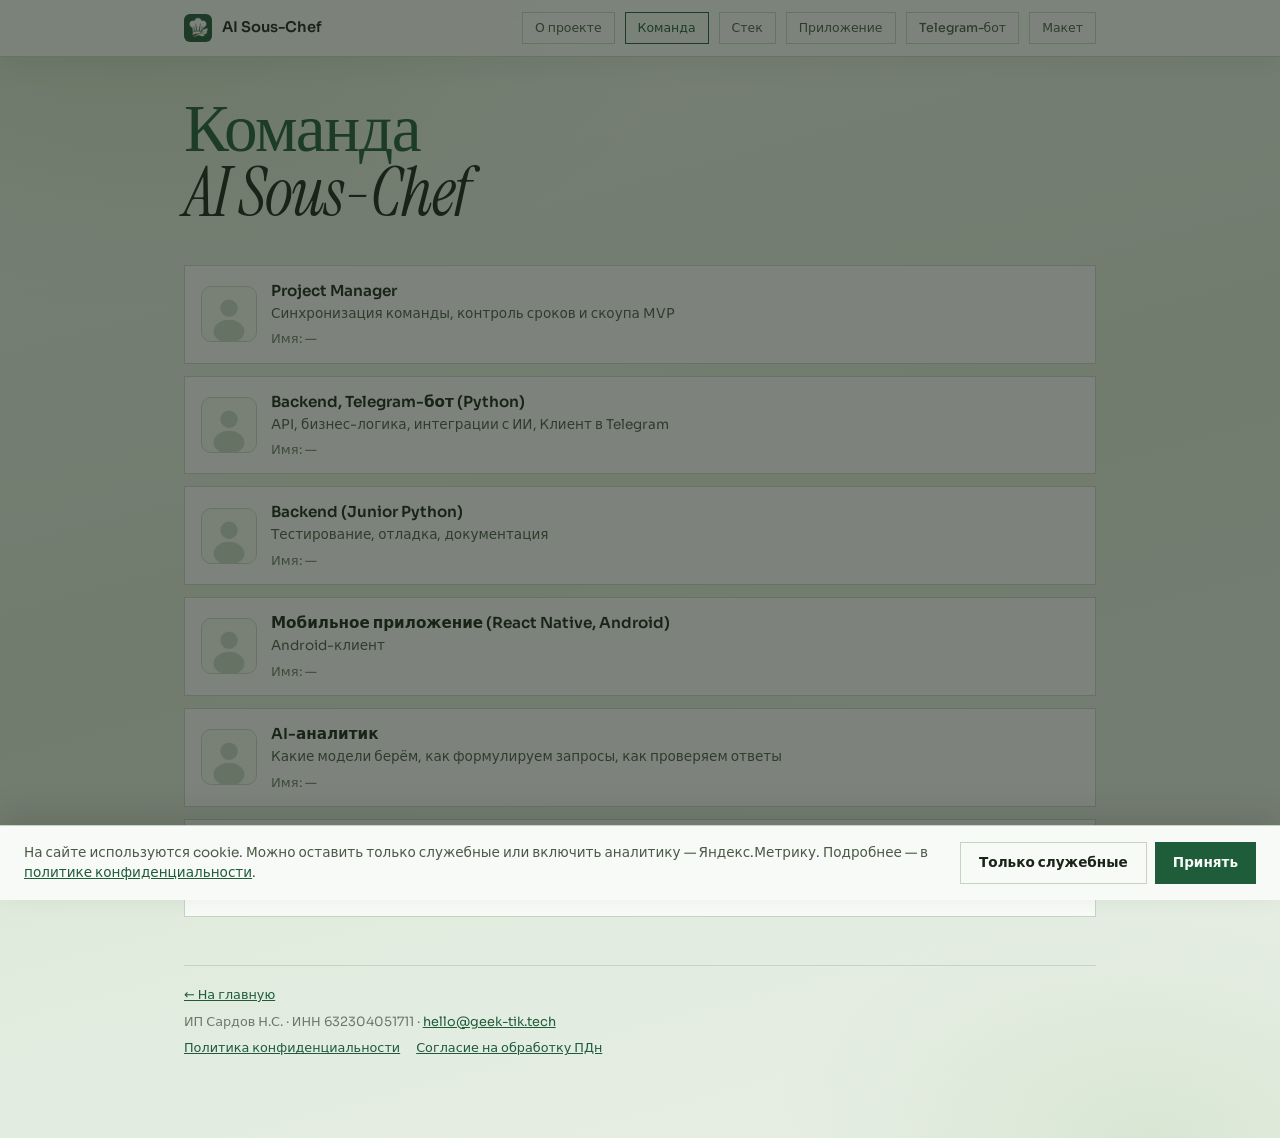
<file: frontend/team.html>
<!DOCTYPE html>
<html lang="ru">
<head>
  <meta charset="UTF-8" />
  <meta name="viewport" content="width=device-width, initial-scale=1.0" />
  <title>Команда — AI Sous-Chef</title>
  <link rel="icon" href="assets/app-icon.png" type="image/png" />
  <link rel="preconnect" href="https://fonts.googleapis.com" />
  <link rel="preconnect" href="https://fonts.gstatic.com" crossorigin />
  <link href="https://fonts.googleapis.com/css2?family=Instrument+Serif:ital@0;1&family=Sora:wght@400;500;600;700&display=swap" rel="stylesheet" />
  <link rel="stylesheet" href="styles.css" />
</head>
<body>
  <div class="site-chrome">
    <nav class="site-nav" aria-label="Навигация">
      <div class="site-nav-inner">
        <a class="brand-mark" href="index.html">
          <img src="assets/app-icon.png" width="28" height="28" alt="" />
          AI Sous-Chef
        </a>
        <a class="nav-link" href="index.html">О проекте</a>
        <a class="nav-link" href="team.html" aria-current="page">Команда</a>
        <a class="nav-link" href="index.html#stack">Стек</a>
        <a class="nav-link" href="index.html#app">Приложение</a>
        <a class="nav-link" href="index.html#bot">Telegram-бот</a>
        <a class="nav-link" href="mockup.html">Макет</a>
      </div>
    </nav>
  </div>

  <main class="page">
    <header class="hero">
      <div class="brand">Команда<br /><em>AI Sous-Chef</em></div>
    </header>

    <ul class="team-list">
      <li class="member">
        <img src="avatars/placeholder.svg" width="56" height="56" alt="" />
        <div>
          <div class="role">Project Manager</div>
          <div class="desc">Синхронизация команды, контроль сроков и скоупа MVP</div>
          <div class="name">Имя: —</div>
        </div>
      </li>
      <li class="member">
        <img src="avatars/placeholder.svg" width="56" height="56" alt="" />
        <div>
          <div class="role">Backend, Telegram-бот (Python)</div>
          <div class="desc">API, бизнес-логика, интеграции с ИИ, Клиент в Telegram</div>
          <div class="name">Имя: —</div>
        </div>
      </li>
      <li class="member">
        <img src="avatars/placeholder.svg" width="56" height="56" alt="" />
        <div>
          <div class="role">Backend (Junior Python)</div>
          <div class="desc">Тестирование, отладка, документация</div>
          <div class="name">Имя: —</div>
        </div>
      </li>
      <li class="member">
        <img src="avatars/placeholder.svg" width="56" height="56" alt="" />
        <div>
          <div class="role">Мобильное приложение (React Native, Android)</div>
          <div class="desc">Android-клиент</div>
          <div class="name">Имя: —</div>
        </div>
      </li>
      <li class="member">
        <img src="avatars/placeholder.svg" width="56" height="56" alt="" />
        <div>
          <div class="role">AI-аналитик</div>
          <div class="desc">Какие модели берём, как формулируем запросы, как проверяем ответы</div>
          <div class="name">Имя: —</div>
        </div>
      </li>
      <li class="member">
        <img src="avatars/placeholder.svg" width="56" height="56" alt="" />
        <div>
          <div class="role">Инфраструктура</div>
          <div class="desc">Деплой, окружения, CI/CD</div>
          <div class="name">Имя: —</div>
        </div>
      </li>
    </ul>

    <footer class="footer footer-legal">
      <p><a href="index.html">← На главную</a></p>
      <p>ИП Сардов Н.С. · ИНН 632304051711 · <a href="mailto:hello@geek-tik.tech">hello@geek-tik.tech</a></p>
      <nav aria-label="Правовая информация">
        <a href="https://consent.geek-tik.tech/t/ai-sous-chef/policy" target="_blank" rel="noopener">Политика конфиденциальности</a>
        <a href="https://consent.geek-tik.tech/t/ai-sous-chef/pdn-consent" target="_blank" rel="noopener">Согласие на обработку ПДн</a>
      </nav>
    </footer>
  </main>
  <script src="cookie-notice.js" data-policy-href="https://consent.geek-tik.tech/t/ai-sous-chef/policy"></script>
</body>
</html>
</file>
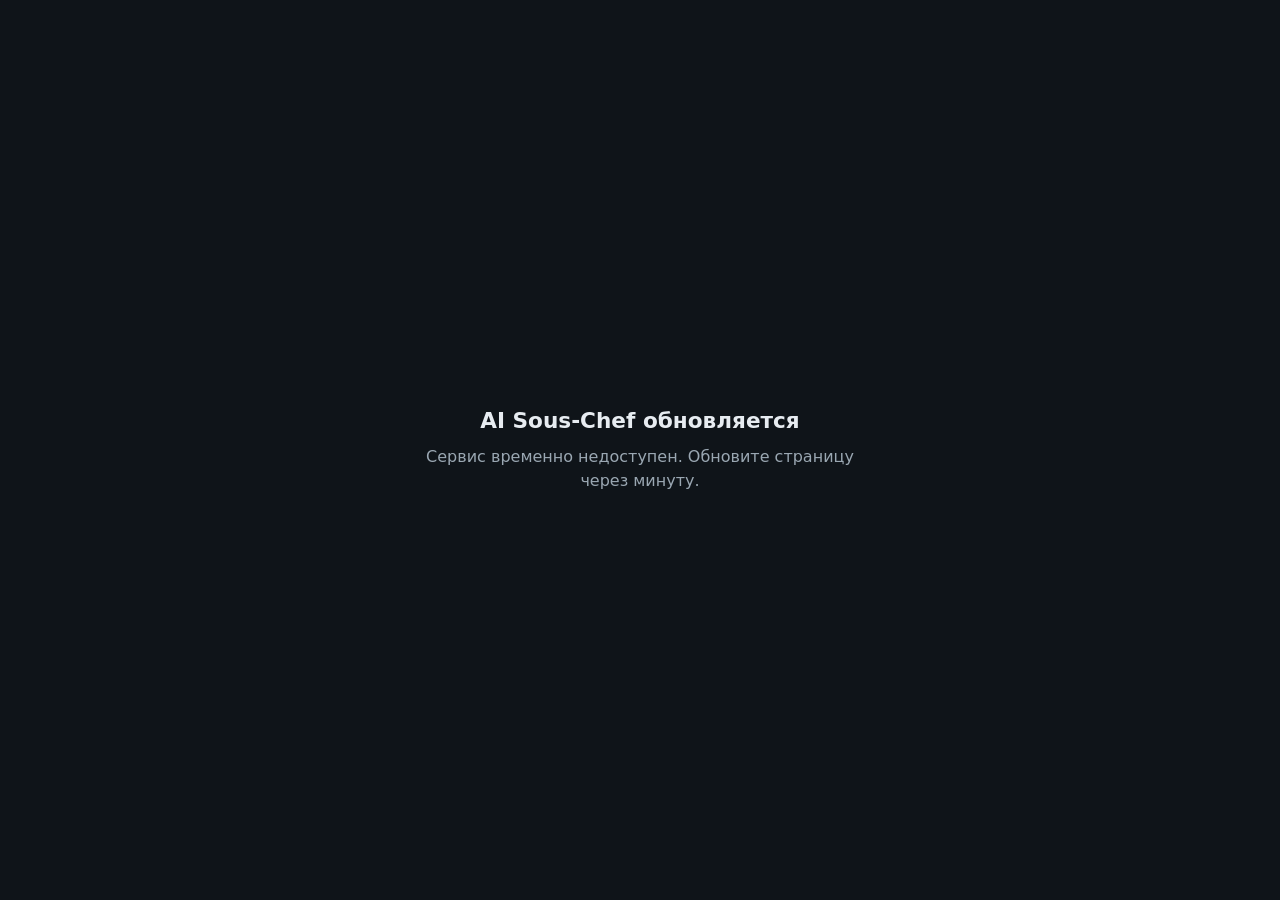
<file: deploy/host-nginx/maintenance.html>
<!DOCTYPE html>
<html lang="ru">
  <head>
    <meta charset="utf-8" />
    <meta name="viewport" content="width=device-width, initial-scale=1" />
    <meta name="robots" content="noindex" />
    <title>AI Sous-Chef — обновление</title>
    <style>
      body {
        margin: 0;
        min-height: 100vh;
        display: grid;
        place-items: center;
        font-family: system-ui, sans-serif;
        background: #0f1419;
        color: #e7ecf1;
      }
      main {
        text-align: center;
        padding: 2rem;
        max-width: 28rem;
      }
      h1 {
        font-size: 1.35rem;
        font-weight: 600;
        margin: 0 0 0.75rem;
      }
      p {
        margin: 0;
        color: #9aa7b2;
        line-height: 1.5;
      }
    </style>
  </head>
  <body>
    <main>
      <h1>AI Sous-Chef обновляется</h1>
      <p>Сервис временно недоступен. Обновите страницу через минуту.</p>
    </main>
  </body>
</html>
</file>
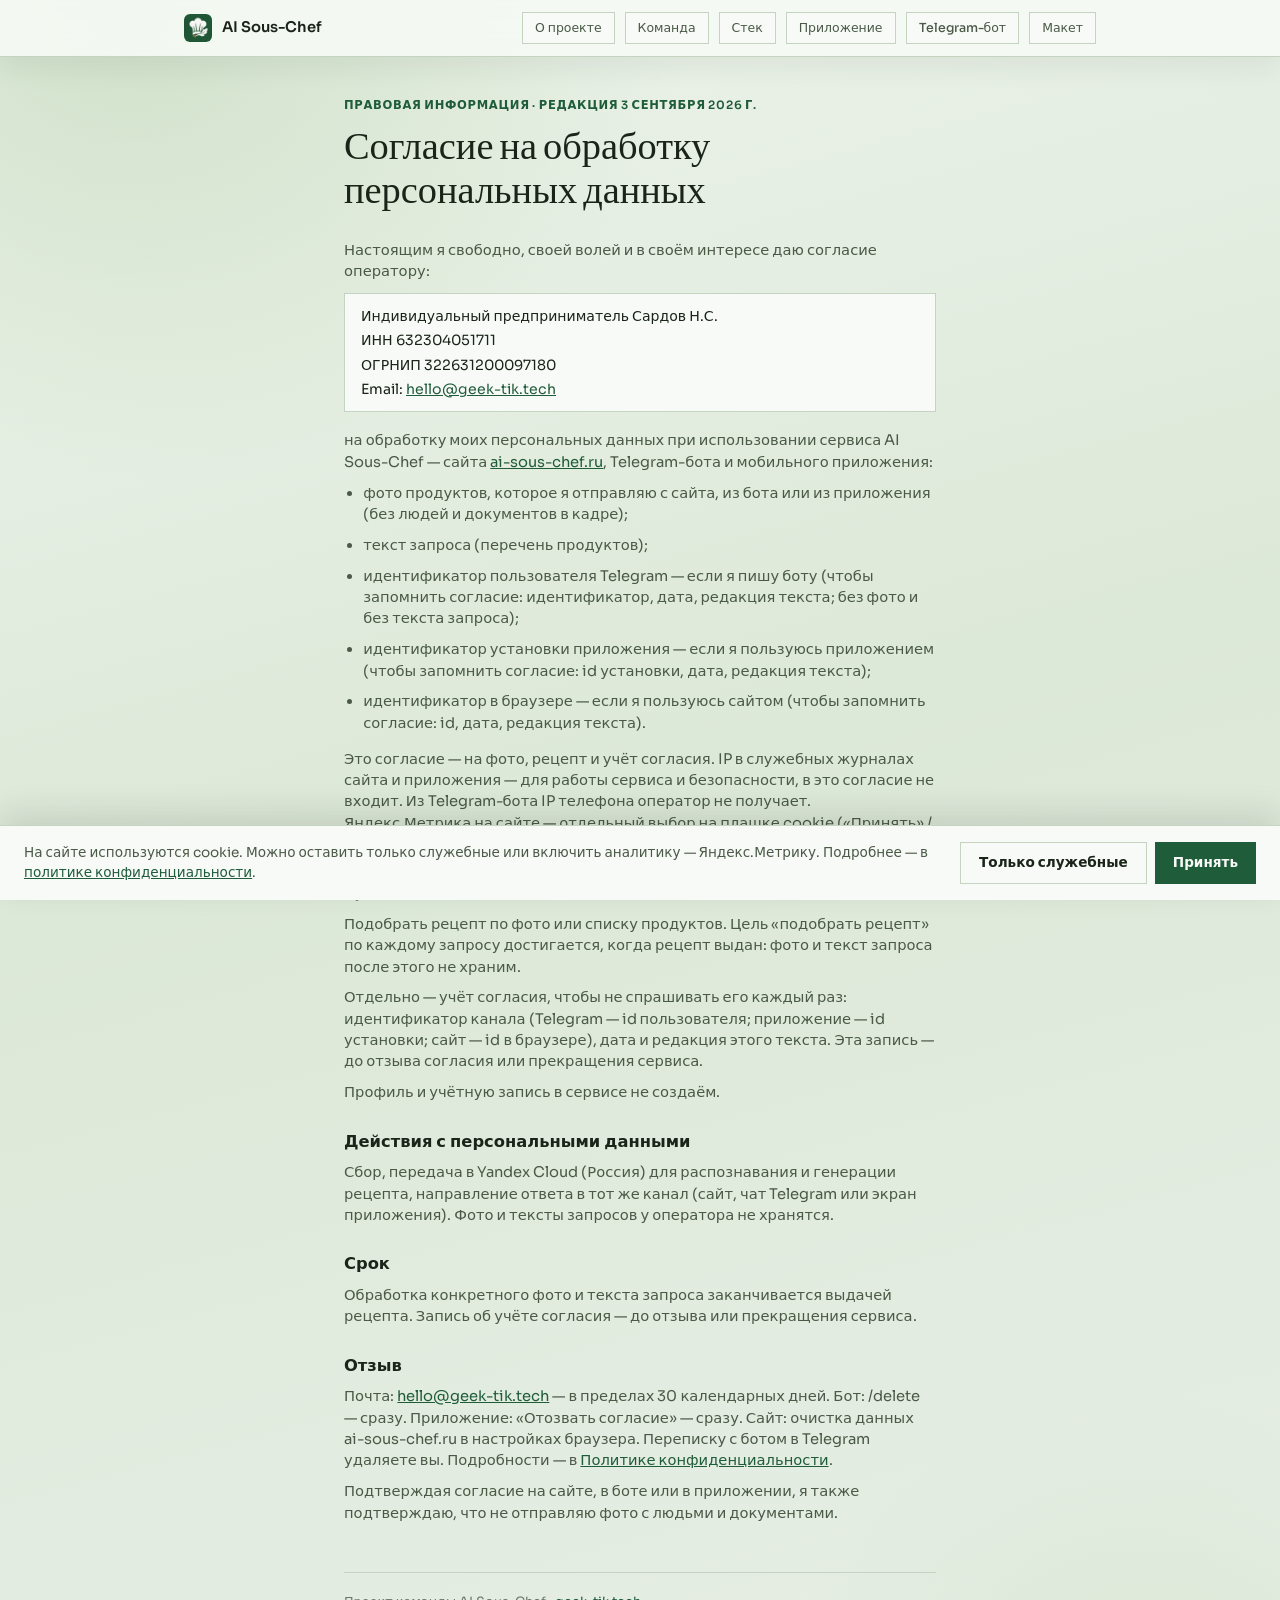
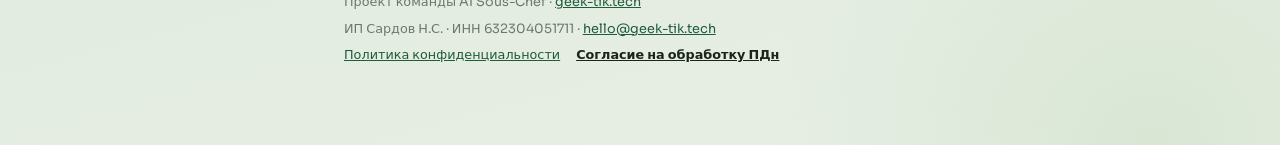
<file: frontend/legal/consent.html>
<!DOCTYPE html>
<html lang="ru">

<head>
  <meta charset="UTF-8" />
  <meta name="viewport" content="width=device-width, initial-scale=1.0" />
  <title>Согласие на обработку персональных данных — AI Sous-Chef</title>
  <link rel="icon" href="../assets/app-icon.png" type="image/png" />
  <link rel="preconnect" href="https://fonts.googleapis.com" />
  <link rel="preconnect" href="https://fonts.gstatic.com" crossorigin />
  <link
    href="https://fonts.googleapis.com/css2?family=Instrument+Serif:ital@0;1&family=Sora:wght@400;500;600;700&display=swap"
    rel="stylesheet" />
  <link rel="stylesheet" href="../styles.css" />
</head>

<body>
  <div class="site-chrome">
    <nav class="site-nav" aria-label="Навигация">
      <div class="site-nav-inner">
        <a class="brand-mark" href="../index.html">
          <img src="../assets/app-icon.png" width="28" height="28" alt="" />
          AI Sous-Chef
        </a>
        <a class="nav-link" href="../index.html">О проекте</a>
        <a class="nav-link" href="../team.html">Команда</a>
        <a class="nav-link" href="../index.html#stack">Стек</a>
        <a class="nav-link" href="../index.html#app">Приложение</a>
        <a class="nav-link" href="../index.html#bot">Telegram-бот</a>
        <a class="nav-link" href="../mockup.html">Макет</a>
      </div>
    </nav>
  </div>

  <main class="page legal-page">
    <header class="legal-head">
      <p class="section-kind">Правовая информация · редакция 3 сентября 2026 г.</p>
      <h1>Согласие на обработку персональных данных</h1>
    </header>

    <article class="legal-doc">
      <p>
        Настоящим я свободно, своей волей и в своём интересе даю согласие оператору:
      </p>
      <div class="operator-card">
        <p>Индивидуальный предприниматель Сардов Н.С.</p>
        <p>ИНН 632304051711</p>
        <p>ОГРНИП 322631200097180</p>
        <p>Email: <a href="mailto:hello@geek-tik.tech">hello@geek-tik.tech</a></p>
      </div>
      <p>
        на обработку моих персональных данных при использовании сервиса AI Sous-Chef —
        сайта <a href="https://ai-sous-chef.ru">ai-sous-chef.ru</a>, Telegram-бота
        и мобильного приложения:
      </p>
      <ul>
        <li>
          фото продуктов, которое я отправляю с сайта, из бота или из приложения
          (без людей и документов в кадре);
        </li>
        <li>текст запроса (перечень продуктов);</li>
        <li>
          идентификатор пользователя Telegram — если я пишу боту (чтобы запомнить согласие:
          идентификатор, дата, редакция текста; без фото и без текста запроса);
        </li>
        <li>
          идентификатор установки приложения — если я пользуюсь приложением
          (чтобы запомнить согласие: id установки, дата, редакция текста);
        </li>
        <li>
          идентификатор в браузере — если я пользуюсь сайтом
          (чтобы запомнить согласие: id, дата, редакция текста).
        </li>
      </ul>
      <p>
        Это согласие — на фото, рецепт и учёт согласия. IP в служебных журналах сайта
        и приложения — для работы сервиса и безопасности, в это согласие не входит.
        Из Telegram-бота IP телефона оператор не получает.
        Яндекс.Метрика на сайте — отдельный выбор на плашке cookie
        («Принять» / «Только служебные»). В боте и в приложении аналитики нет.
      </p>

      <h2>Цель</h2>
      <p>
        Подобрать рецепт по фото или списку продуктов. Цель «подобрать рецепт»
        по каждому запросу достигается, когда рецепт выдан: фото и текст запроса
        после этого не храним.
      </p>
      <p>
        Отдельно — учёт согласия, чтобы не спрашивать его каждый раз: идентификатор
        канала (Telegram — id пользователя; приложение — id установки; сайт — id
        в браузере), дата и редакция этого текста. Эта запись — до отзыва согласия
        или прекращения сервиса.
      </p>
      <p>
        Профиль и учётную запись в сервисе не создаём.
      </p>

      <h2>Действия с персональными данными</h2>
      <p>
        Сбор, передача в Yandex Cloud (Россия) для распознавания и генерации рецепта,
        направление ответа в тот же канал (сайт, чат Telegram или экран приложения).
        Фото и тексты запросов у оператора не хранятся.
      </p>

      <h2>Срок</h2>
      <p>
        Обработка конкретного фото и текста запроса заканчивается выдачей рецепта.
        Запись об учёте согласия — до отзыва или прекращения сервиса.
      </p>

      <h2>Отзыв</h2>
      <p>
        Почта: <a href="mailto:hello@geek-tik.tech">hello@geek-tik.tech</a> —
        в пределах 30 календарных дней.
        Бот: /delete — сразу.
        Приложение: «Отозвать согласие» — сразу.
        Сайт: очистка данных ai-sous-chef.ru в настройках браузера.
        Переписку с ботом в Telegram удаляете вы.
        Подробности — в
        <a href="https://consent.geek-tik.tech/t/ai-sous-chef/policy" target="_blank" rel="noopener">Политике конфиденциальности</a>.
      </p>
      <p>
        Подтверждая согласие на сайте, в боте или в приложении, я также подтверждаю,
        что не отправляю фото с людьми и документами.
      </p>
    </article>

    <footer class="footer footer-legal">
      <p>Проект команды AI Sous-Chef · <a href="https://geek-tik.tech/teams/ai-sous-chef">geek-tik.tech</a></p>
      <p>ИП Сардов Н.С. · ИНН 632304051711 · <a href="mailto:hello@geek-tik.tech">hello@geek-tik.tech</a></p>
      <nav aria-label="Правовая информация">
        <a href="https://consent.geek-tik.tech/t/ai-sous-chef/policy" target="_blank" rel="noopener">Политика конфиденциальности</a>
        <a href="https://consent.geek-tik.tech/t/ai-sous-chef/pdn-consent" target="_blank" rel="noopener" aria-current="page">Согласие на обработку ПДн</a>
      </nav>
    </footer>
  </main>
  <script src="../cookie-notice.js" data-policy-href="https://consent.geek-tik.tech/t/ai-sous-chef/policy" data-overlay="0"></script>
</body>

</html>
</file>
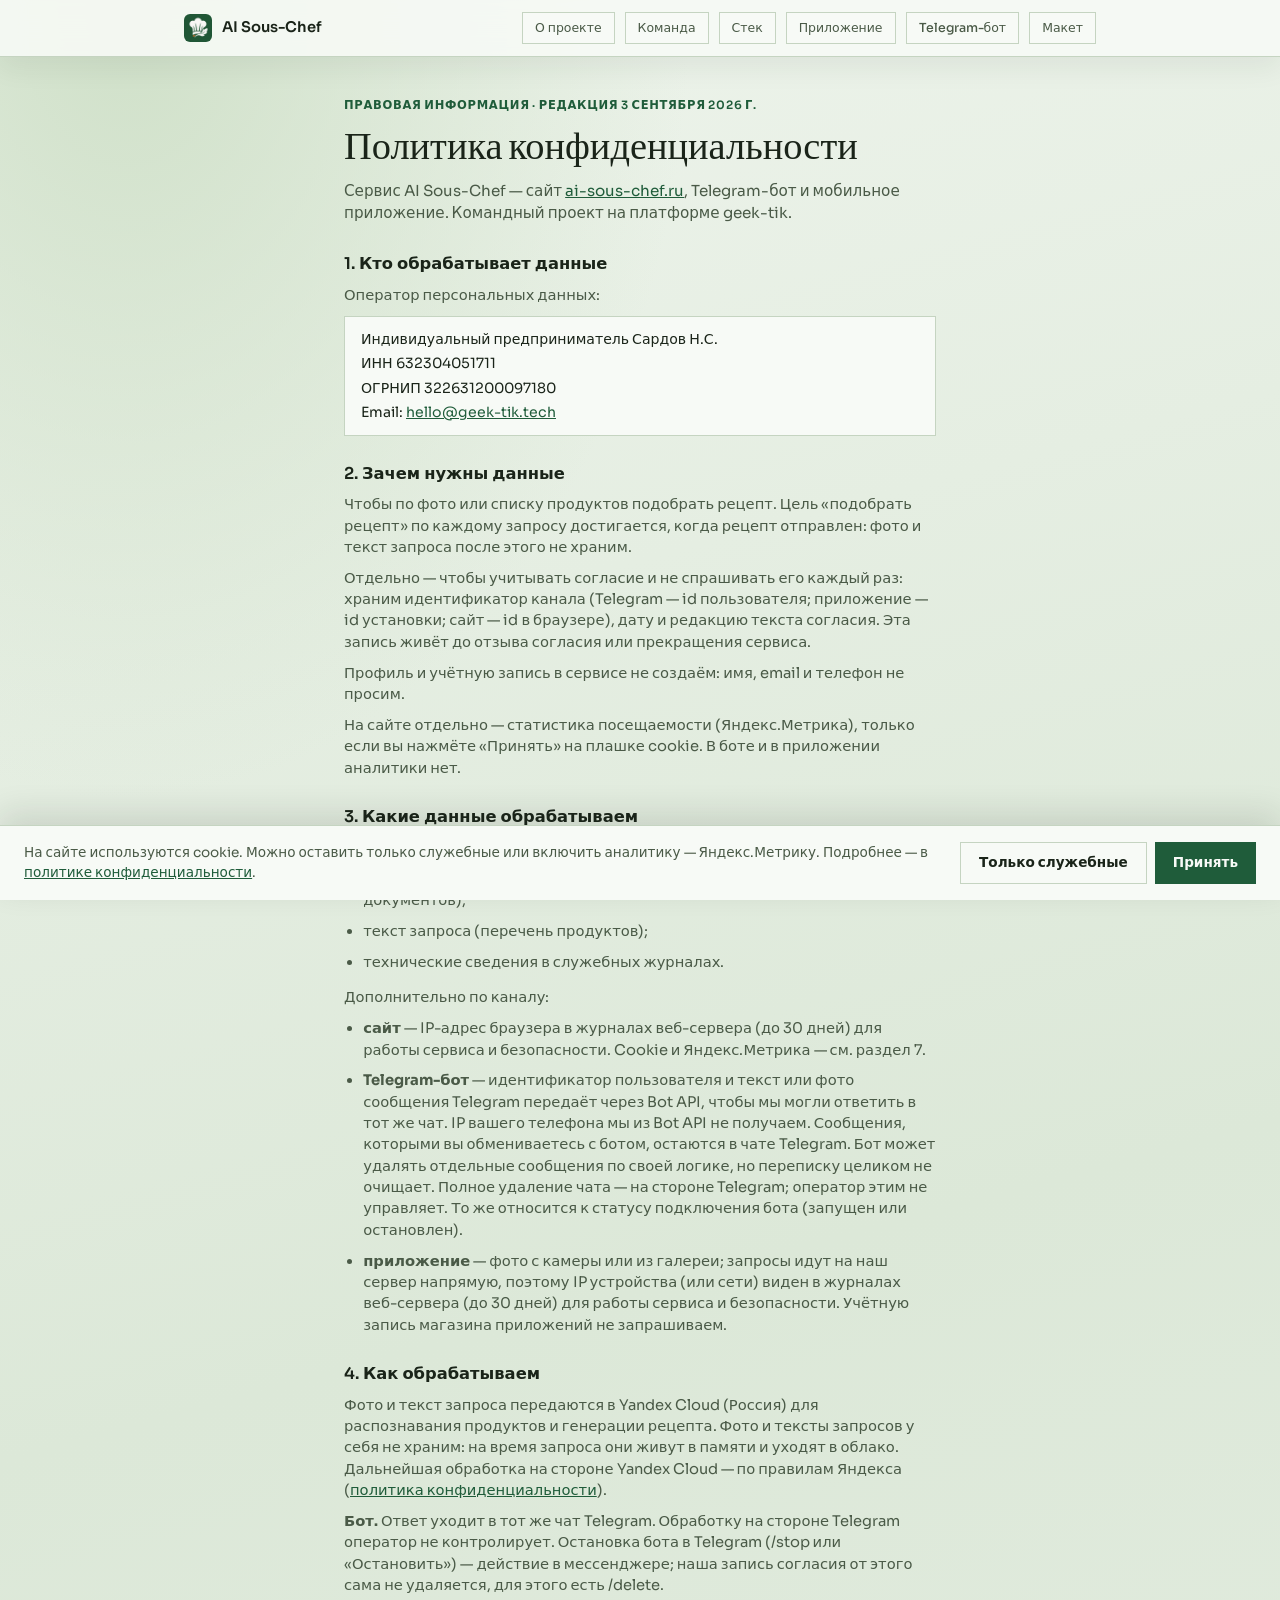
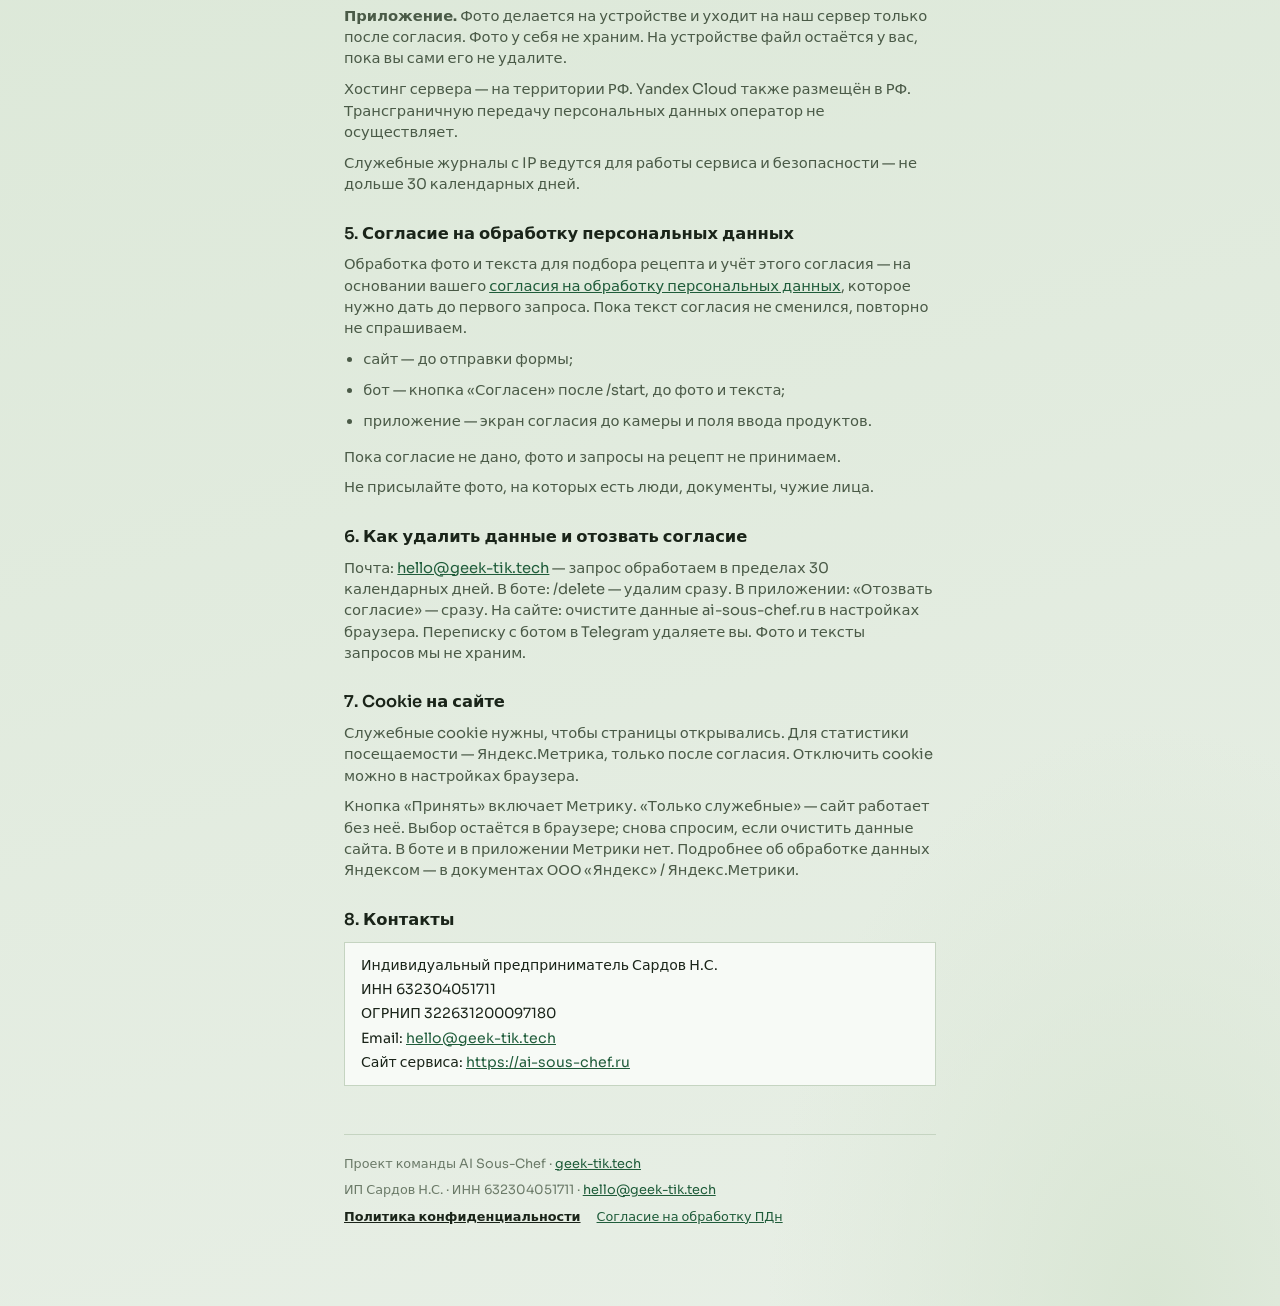
<file: frontend/legal/policy.html>
<!DOCTYPE html>
<html lang="ru">

<head>
  <meta charset="UTF-8" />
  <meta name="viewport" content="width=device-width, initial-scale=1.0" />
  <title>Политика конфиденциальности — AI Sous-Chef</title>
  <link rel="icon" href="../assets/app-icon.png" type="image/png" />
  <link rel="preconnect" href="https://fonts.googleapis.com" />
  <link rel="preconnect" href="https://fonts.gstatic.com" crossorigin />
  <link
    href="https://fonts.googleapis.com/css2?family=Instrument+Serif:ital@0;1&family=Sora:wght@400;500;600;700&display=swap"
    rel="stylesheet" />
  <link rel="stylesheet" href="../styles.css" />
</head>

<body>
  <div class="site-chrome">
    <nav class="site-nav" aria-label="Навигация">
      <div class="site-nav-inner">
        <a class="brand-mark" href="../index.html">
          <img src="../assets/app-icon.png" width="28" height="28" alt="" />
          AI Sous-Chef
        </a>
        <a class="nav-link" href="../index.html">О проекте</a>
        <a class="nav-link" href="../team.html">Команда</a>
        <a class="nav-link" href="../index.html#stack">Стек</a>
        <a class="nav-link" href="../index.html#app">Приложение</a>
        <a class="nav-link" href="../index.html#bot">Telegram-бот</a>
        <a class="nav-link" href="../mockup.html">Макет</a>
      </div>
    </nav>
  </div>

  <main class="page legal-page">
    <header class="legal-head">
      <p class="section-kind">Правовая информация · редакция 3 сентября 2026 г.</p>
      <h1>Политика конфиденциальности</h1>
      <p class="legal-lead">
        Сервис AI Sous-Chef — сайт
        <a href="https://ai-sous-chef.ru">ai-sous-chef.ru</a>, Telegram-бот и мобильное приложение.
        Командный проект на платформе geek-tik.
      </p>
    </header>

    <article class="legal-doc">
      <h2>1. Кто обрабатывает данные</h2>
      <p>Оператор персональных данных:</p>
      <div class="operator-card">
        <p>Индивидуальный предприниматель Сардов Н.С.</p>
        <p>ИНН 632304051711</p>
        <p>ОГРНИП 322631200097180</p>
        <p>Email: <a href="mailto:hello@geek-tik.tech">hello@geek-tik.tech</a></p>
      </div>

      <h2>2. Зачем нужны данные</h2>
      <p>
        Чтобы по фото или списку продуктов подобрать рецепт. Цель «подобрать рецепт»
        по каждому запросу достигается, когда рецепт отправлен: фото и текст запроса
        после этого не храним.
      </p>
      <p>
        Отдельно — чтобы учитывать согласие и не спрашивать его каждый раз: храним
        идентификатор канала (Telegram — id пользователя; приложение — id установки;
        сайт — id в браузере), дату и редакцию текста согласия. Эта запись живёт до
        отзыва согласия или прекращения сервиса.
      </p>
      <p>
        Профиль и учётную запись в сервисе не создаём: имя, email и телефон не просим.
      </p>
      <p>
        На сайте отдельно — статистика посещаемости (Яндекс.Метрика), только если вы
        нажмёте «Принять» на плашке cookie. В боте и в приложении аналитики нет.
      </p>

      <h2>3. Какие данные обрабатываем</h2>
      <p>Одинаково для сайта, Telegram-бота и мобильного приложения (Android):</p>
      <ul>
        <li>
          фото продуктов, которое вы отправили (в кадре не должно быть людей и документов);
        </li>
        <li>текст запроса (перечень продуктов);</li>
        <li>
          технические сведения в служебных журналах.
        </li>
      </ul>
      <p>Дополнительно по каналу:</p>
      <ul>
        <li>
          <strong>сайт</strong> — IP-адрес браузера в журналах веб-сервера (до 30 дней)
          для работы сервиса и безопасности. Cookie и Яндекс.Метрика — см. раздел 7.
        </li>
        <li>
          <strong>Telegram-бот</strong> — идентификатор пользователя и текст или фото
          сообщения Telegram передаёт через Bot API, чтобы мы могли ответить в тот же чат.
          IP вашего телефона мы из Bot API не получаем.
          Сообщения, которыми вы обмениваетесь с ботом, остаются в чате Telegram.
          Бот может удалять отдельные сообщения по своей логике, но переписку целиком
          не очищает. Полное удаление чата — на стороне Telegram; оператор этим не управляет.
          То же относится к статусу подключения бота (запущен или остановлен).
        </li>
        <li>
          <strong>приложение</strong> — фото с камеры или из галереи;
          запросы идут на наш сервер напрямую, поэтому IP устройства (или сети)
          виден в журналах веб-сервера (до 30 дней) для работы сервиса и безопасности.
          Учётную запись магазина приложений не запрашиваем.
        </li>
      </ul>

      <h2>4. Как обрабатываем</h2>
      <p>
        Фото и текст запроса передаются в Yandex Cloud (Россия) для распознавания продуктов
        и генерации рецепта. Фото и тексты запросов у себя не храним: на время запроса
        они живут в памяти и уходят в облако. Дальнейшая обработка на стороне Yandex Cloud —
        по правилам Яндекса
        (<a href="https://yandex.ru/legal/confidential/" rel="noopener" target="_blank">политика конфиденциальности</a>).
      </p>
      <p>
        <strong>Бот.</strong> Ответ уходит в тот же чат Telegram. Обработку на стороне
        Telegram оператор не контролирует. Остановка бота в Telegram (/stop или «Остановить») —
        действие в мессенджере; наша запись согласия от этого сама не удаляется,
        для этого есть /delete.
      </p>
      <p>
        <strong>Приложение.</strong> Фото делается на устройстве и уходит на наш сервер
        только после согласия. Фото у себя не храним. На устройстве файл
        остаётся у вас, пока вы сами его не удалите.
      </p>
      <p>
        Хостинг сервера — на территории РФ. Yandex Cloud также размещён в РФ.
        Трансграничную передачу персональных данных оператор не осуществляет.
      </p>
      <p>
        Служебные журналы с IP ведутся для работы сервиса и безопасности —
        не дольше 30 календарных дней.
      </p>

      <h2>5. Согласие на обработку персональных данных</h2>
      <p>
        Обработка фото и текста для подбора рецепта и учёт этого согласия —
        на основании вашего
        <a href="https://consent.geek-tik.tech/t/ai-sous-chef/pdn-consent" target="_blank" rel="noopener">согласия на обработку персональных данных</a>,
        которое нужно дать до первого запроса. Пока текст согласия не сменился,
        повторно не спрашиваем.
      </p>
      <ul>
        <li>сайт — до отправки формы;</li>
        <li>бот — кнопка «Согласен» после /start, до фото и текста;</li>
        <li>приложение — экран согласия до камеры и поля ввода продуктов.</li>
      </ul>
      <p>Пока согласие не дано, фото и запросы на рецепт не принимаем.</p>
      <p>Не присылайте фото, на которых есть люди, документы, чужие лица.</p>

      <h2>6. Как удалить данные и отозвать согласие</h2>
      <p>
        Почта: <a href="mailto:hello@geek-tik.tech">hello@geek-tik.tech</a> —
        запрос обработаем в пределах 30 календарных дней.
        В боте: /delete — удалим сразу.
        В приложении: «Отозвать согласие» — сразу.
        На сайте: очистите данные ai-sous-chef.ru в настройках браузера.
        Переписку с ботом в Telegram удаляете вы.
        Фото и тексты запросов мы не храним.
      </p>

      <h2>7. Cookie на сайте</h2>
      <p>
        Служебные cookie нужны, чтобы страницы открывались. Для статистики
        посещаемости — Яндекс.Метрика, только после согласия. Отключить cookie
        можно в настройках браузера.
      </p>
      <p>
        Кнопка «Принять» включает Метрику. «Только служебные» — сайт работает без неё.
        Выбор остаётся в браузере; снова спросим, если очистить данные сайта.
        В боте и в приложении Метрики нет.
        Подробнее об обработке данных Яндексом — в документах ООО «Яндекс» / Яндекс.Метрики.
      </p>

      <h2>8. Контакты</h2>
      <div class="operator-card">
        <p>Индивидуальный предприниматель Сардов Н.С.</p>
        <p>ИНН 632304051711</p>
        <p>ОГРНИП 322631200097180</p>
        <p>Email: <a href="mailto:hello@geek-tik.tech">hello@geek-tik.tech</a></p>
        <p>Сайт сервиса: <a href="https://ai-sous-chef.ru">https://ai-sous-chef.ru</a></p>
      </div>
    </article>

    <footer class="footer footer-legal">
      <p>Проект команды AI Sous-Chef · <a href="https://geek-tik.tech/teams/ai-sous-chef">geek-tik.tech</a></p>
      <p>ИП Сардов Н.С. · ИНН 632304051711 · <a href="mailto:hello@geek-tik.tech">hello@geek-tik.tech</a></p>
      <nav aria-label="Правовая информация">
        <a href="https://consent.geek-tik.tech/t/ai-sous-chef/policy" target="_blank" rel="noopener" aria-current="page">Политика конфиденциальности</a>
        <a href="https://consent.geek-tik.tech/t/ai-sous-chef/pdn-consent" target="_blank" rel="noopener">Согласие на обработку ПДн</a>
      </nav>
    </footer>
  </main>
  <script src="../cookie-notice.js" data-policy-href="https://consent.geek-tik.tech/t/ai-sous-chef/policy" data-overlay="0"></script>
</body>

</html>
</file>
<file: frontend/styles.css>
:root {
  --bg: #e8efe6;
  --ink: #1a2419;
  --ink-soft: #4a5a47;
  --muted: #6b7a68;
  --surface: #f7faf6;
  --surface-2: #eef4ec;
  --line: #c5d4c1;
  --brand: #1f5c3a;
  --brand-hover: #174a2e;
  --accent: #c45c26;
  --shadow: 0 24px 60px rgba(26, 36, 25, 0.18);
}

* {
  box-sizing: border-box;
  margin: 0;
  padding: 0;
}

html {
  scroll-behavior: smooth;
}

@media (prefers-reduced-motion: reduce) {
  html {
    scroll-behavior: auto;
  }
}

body {
  font-family: "Sora", system-ui, sans-serif;
  color: var(--ink);
  background:
    radial-gradient(ellipse 80% 50% at 10% 0%, #cfe0c8 0%, transparent 55%),
    radial-gradient(ellipse 60% 40% at 90% 100%, #d9e6d4 0%, transparent 50%),
    linear-gradient(165deg, #eef4ec 0%, #dce8d8 45%, #e8efe6 100%);
  min-height: 100vh;
  line-height: 1.45;
}

a {
  color: var(--brand);
}

a:hover {
  color: var(--brand-hover);
}

.site-chrome {
  position: sticky;
  top: 0;
  z-index: 50;
}

.site-nav {
  background: rgba(247, 250, 246, 0.9);
  backdrop-filter: blur(12px);
  -webkit-backdrop-filter: blur(12px);
  border-bottom: 1px solid var(--line);
  box-shadow: 0 10px 28px rgba(26, 36, 25, 0.07);
}

.site-nav-inner {
  max-width: 960px;
  margin: 0 auto;
  padding: 12px 24px;
  display: flex;
  flex-wrap: wrap;
  align-items: center;
  gap: 8px 10px;
}

.site-nav .brand-mark {
  display: inline-flex;
  align-items: center;
  gap: 10px;
  margin-right: auto;
  text-decoration: none;
  color: var(--ink);
  font-weight: 600;
  font-size: 0.92rem;
}

.site-nav .brand-mark img {
  width: 28px;
  height: 28px;
  border-radius: 6px;
}

.site-nav a.nav-link {
  display: inline-flex;
  align-items: center;
  padding: 6px 12px;
  border: 1px solid var(--line);
  background: var(--surface);
  color: var(--ink-soft);
  text-decoration: none;
  font-size: 0.78rem;
  font-weight: 500;
  transition: border-color 0.15s, background 0.15s, color 0.15s;
}

.site-nav a.nav-link:hover,
.site-nav a.nav-link[aria-current="page"] {
  border-color: var(--brand);
  background: #f0f7ef;
  color: var(--brand);
}

.mockup-subnav {
  background: rgba(238, 244, 236, 0.95);
  backdrop-filter: blur(12px);
  -webkit-backdrop-filter: blur(12px);
  border-bottom: 1px solid var(--line);
}

.mockup-subnav-inner {
  max-width: 1280px;
  margin: 0 auto;
  padding: 8px 24px;
  display: flex;
  flex-wrap: wrap;
  align-items: center;
  gap: 8px 10px;
}

.mockup-subnav .label {
  font-size: 0.72rem;
  font-weight: 600;
  letter-spacing: 0.04em;
  text-transform: uppercase;
  color: var(--muted);
  margin-right: 2px;
}

.mockup-subnav a {
  display: inline-flex;
  align-items: center;
  padding: 5px 11px;
  border: 1px solid var(--line);
  background: var(--surface);
  color: var(--ink-soft);
  text-decoration: none;
  font-size: 0.75rem;
  font-weight: 500;
  transition: border-color 0.15s, background 0.15s, color 0.15s;
}

.mockup-subnav a:hover {
  border-color: var(--brand);
  background: #f0f7ef;
  color: var(--brand);
}

.page {
  max-width: 960px;
  margin: 0 auto;
  padding: 40px 24px 80px;
}

.hero {
  max-width: 40rem;
  margin-bottom: 40px;
}

.brand {
  font-family: "Instrument Serif", Georgia, serif;
  font-size: clamp(2.8rem, 6vw, 4.2rem);
  letter-spacing: -0.02em;
  line-height: 0.95;
  color: var(--brand);
}

.brand em {
  font-style: italic;
  color: var(--ink);
}

.lede {
  margin-top: 16px;
  max-width: 36rem;
  color: var(--ink-soft);
  font-size: 1.05rem;
}

.lede + .lede {
  margin-top: 12px;
}

.meta {
  margin-top: 20px;
  display: flex;
  flex-wrap: wrap;
  gap: 8px;
}

.chip {
  display: inline-flex;
  align-items: center;
  gap: 6px;
  padding: 6px 12px;
  border: 1px solid var(--line);
  background: rgba(247, 250, 246, 0.7);
  font-size: 0.78rem;
  color: var(--ink-soft);
}

.section-title {
  font-family: "Instrument Serif", Georgia, serif;
  font-size: clamp(1.75rem, 3vw, 2.15rem);
  font-weight: 400;
  margin: 36px 0 8px;
  padding-top: 28px;
  border-top: 1px solid var(--line);
  color: var(--ink);
}

.section-kind {
  display: block;
  font-family: "Sora", system-ui, sans-serif;
  font-size: 0.72rem;
  font-weight: 600;
  letter-spacing: 0.06em;
  text-transform: uppercase;
  color: var(--brand);
  margin-bottom: 6px;
}

.section-note {
  color: var(--muted);
  font-size: 0.92rem;
  margin-bottom: 20px;
  max-width: 36rem;
}

.cta-row {
  display: flex;
  flex-wrap: wrap;
  gap: 10px;
  margin-top: 24px;
}

.btn {
  display: inline-flex;
  align-items: center;
  justify-content: center;
  padding: 10px 16px;
  border: 1px solid var(--line);
  text-decoration: none;
  font-size: 0.88rem;
  font-weight: 600;
  transition: background 0.15s, border-color 0.15s, color 0.15s;
}

.btn-primary {
  background: var(--brand);
  border-color: var(--brand);
  color: #f7faf6;
}

.btn-primary:hover {
  background: var(--brand-hover);
  border-color: var(--brand-hover);
  color: #f7faf6;
}

.btn-ghost {
  background: var(--surface);
  color: var(--ink-soft);
}

.btn-ghost:hover {
  border-color: var(--brand);
  color: var(--brand);
  background: #f0f7ef;
}

.team-list {
  list-style: none;
  display: flex;
  flex-direction: column;
  gap: 12px;
}

.member {
  display: grid;
  grid-template-columns: 56px 1fr;
  gap: 14px;
  align-items: center;
  padding: 14px 16px;
  background: var(--surface);
  border: 1px solid var(--line);
}

.member img {
  width: 56px;
  height: 56px;
  object-fit: cover;
  border-radius: 10px;
  background: var(--surface-2);
  border: 1px solid var(--line);
}

.member .role {
  font-weight: 600;
  font-size: 0.95rem;
  color: var(--ink);
}

.member .desc {
  margin-top: 2px;
  font-size: 0.85rem;
  color: var(--ink-soft);
}

.member .name {
  margin-top: 6px;
  font-size: 0.82rem;
  color: var(--muted);
}

.footer {
  margin-top: 48px;
  padding-top: 20px;
  border-top: 1px solid var(--line);
  color: var(--muted);
  font-size: 0.8rem;
}

.footer-legal {
  display: flex;
  flex-direction: column;
  gap: 8px;
}

.footer-legal nav {
  display: flex;
  flex-wrap: wrap;
  gap: 8px 16px;
}

.footer-legal nav a[aria-current="page"] {
  color: var(--ink);
  font-weight: 600;
}

.legal-page {
  max-width: 40rem;
}

.legal-head {
  margin-bottom: 28px;
}

.legal-head .section-kind {
  margin-bottom: 10px;
}

.legal-head h1 {
  font-family: "Instrument Serif", Georgia, serif;
  font-size: clamp(1.8rem, 4vw, 2.4rem);
  font-weight: 400;
  line-height: 1.15;
  margin-bottom: 12px;
}

.legal-lead {
  color: var(--ink-soft);
  font-size: 0.95rem;
}

.legal-doc h2 {
  font-size: 1.02rem;
  font-weight: 600;
  margin: 1.6em 0 0.55em;
}

.legal-doc p,
.legal-doc li {
  color: var(--ink-soft);
  font-size: 0.92rem;
  margin-bottom: 0.65em;
}

.legal-doc ul {
  padding-left: 1.2em;
  margin: 0 0 0.9em;
}

.operator-card {
  border: 1px solid var(--line);
  background: var(--surface);
  padding: 12px 16px;
  margin: 10px 0 18px;
}

.operator-card p {
  margin-bottom: 4px;
  color: var(--ink);
  font-size: 0.88rem;
}

.operator-card p:last-child {
  margin-bottom: 0;
}

.cookie-notice-lock {
  overflow: hidden;
}

.cookie-notice-backdrop {
  position: fixed;
  inset: 0;
  z-index: 400;
  background: rgba(26, 36, 25, 0.55);
}

.cookie-notice-bar {
  position: fixed;
  left: 0;
  right: 0;
  bottom: 0;
  z-index: 401;
  display: flex;
  flex-wrap: wrap;
  align-items: center;
  gap: 12px 16px;
  padding: 16px 24px calc(16px + env(safe-area-inset-bottom, 0px));
  background: var(--surface);
  border-top: 1px solid var(--line);
  box-shadow: 0 -12px 32px rgba(26, 36, 25, 0.12);
}

.cookie-notice-text {
  flex: 1 1 16rem;
  margin: 0;
  font-size: 0.85rem;
  color: var(--ink-soft);
  line-height: 1.45;
}

.cookie-notice-actions {
  display: flex;
  flex-wrap: wrap;
  gap: 8px;
}

.cookie-notice-btn {
  flex: 0 0 auto;
  appearance: none;
  border: 0;
  background: var(--brand);
  color: #f7faf6;
  font: inherit;
  font-size: 0.85rem;
  font-weight: 600;
  padding: 10px 18px;
  cursor: pointer;
}

.cookie-notice-btn:hover {
  background: var(--brand-hover);
}

.cookie-notice-btn--ghost {
  background: transparent;
  color: var(--ink);
  border: 1px solid var(--line);
}

.cookie-notice-btn--ghost:hover {
  background: rgba(26, 36, 25, 0.06);
}

.cookie-notice-btn:disabled {
  opacity: 0.55;
  cursor: wait;
}

.product-section {
  scroll-margin-top: 72px;
}

.product-section > .meta {
  margin: -8px 0 24px;
}

.product-section > .cta-row {
  margin-top: 0;
  margin-bottom: 24px;
}

.stack-list {
  display: grid;
  gap: 16px;
  margin: 0 0 8px;
}

.stack-list > div {
  margin: 0;
}

.stack-list dt {
  font-size: 0.72rem;
  font-weight: 600;
  letter-spacing: 0.06em;
  text-transform: uppercase;
  color: var(--brand);
  margin-bottom: 8px;
}

.stack-list dd.meta {
  margin: 0;
}

.section-note-follow {
  margin-top: 8px;
}

.screen-row {
  display: grid;
  grid-template-columns: repeat(3, minmax(0, 1fr));
  gap: 20px;
  align-items: start;
  margin-bottom: 12px;
}

.phone-shot {
  margin: 0;
}

.phone-shot figcaption {
  margin-top: 10px;
  text-align: center;
  font-size: 0.78rem;
  color: var(--muted);
}

.phone {
  --phone-w: 100%;
  --phone-h: 520px;
  width: var(--phone-w);
  max-width: 280px;
  height: var(--phone-h);
  margin: 0 auto;
  background: #111;
  border-radius: 32px;
  padding: 10px;
  box-shadow: var(--shadow);
}

.phone-inner,
.tg-inner {
  width: 100%;
  height: 100%;
  border-radius: 24px;
  overflow: hidden;
  display: flex;
  flex-direction: column;
}

.phone-inner {
  background: var(--surface);
}

.status-bar {
  height: 26px;
  display: flex;
  align-items: center;
  justify-content: space-between;
  padding: 0 14px;
  font-size: 0.65rem;
  font-weight: 600;
  color: var(--ink-soft);
  flex-shrink: 0;
}

.shot-screen {
  flex: 1;
  min-height: 0;
  padding: 8px 14px 16px;
  display: flex;
  flex-direction: column;
  gap: 8px;
}

.app-header {
  display: flex;
  align-items: center;
  gap: 10px;
  margin-bottom: 6px;
}

.app-header .app-logo {
  width: 40px;
  height: 40px;
  border-radius: 10px;
  border: 1px solid var(--line);
  object-fit: cover;
}

.app-header .mark {
  font-family: "Instrument Serif", Georgia, serif;
  font-size: 1.25rem;
  color: var(--brand);
  line-height: 1;
}

.app-header .sub {
  margin-top: 4px;
  font-size: 0.68rem;
  color: var(--muted);
}

.shot-headline {
  font-family: "Instrument Serif", Georgia, serif;
  font-size: 1.35rem;
  font-weight: 400;
  line-height: 1.15;
}

.shot-hint {
  font-size: 0.72rem;
  color: var(--ink-soft);
}

.shot-back {
  font-size: 0.72rem;
  color: var(--brand);
  margin-bottom: 2px;
}

.mode-card,
.recipe-card {
  border: 1px solid var(--line);
  background: var(--surface-2);
  padding: 12px;
}

.mode-card .label,
.recipe-card .title {
  font-weight: 600;
  font-size: 0.82rem;
}

.mode-card .desc,
.recipe-card .meta-line {
  margin-top: 4px;
  font-size: 0.68rem;
  color: var(--muted);
}

.product-chips {
  list-style: none;
  display: flex;
  flex-wrap: wrap;
  gap: 6px;
}

.product-chips li {
  padding: 6px 10px;
  border: 1px solid var(--line);
  background: var(--surface-2);
  font-size: 0.72rem;
}

.shot-photo {
  border: 1px solid var(--line);
  background: var(--surface-2);
  overflow: hidden;
  flex: 1;
  min-height: 120px;
}

.shot-photo img {
  display: block;
  width: 100%;
  height: 100%;
  object-fit: cover;
}

.shot-photo-sm {
  flex: 0 0 auto;
  height: 88px;
}

.shot-btn-wide {
  width: 100%;
  margin-top: auto;
}

.shot-meta {
  font-size: 0.68rem;
  color: var(--muted);
}

.shot-actions {
  margin-top: auto;
  display: grid;
  grid-template-columns: 1fr 1fr;
  gap: 8px;
}

.shot-btn {
  display: inline-flex;
  align-items: center;
  justify-content: center;
  padding: 10px 8px;
  font-size: 0.75rem;
  font-weight: 600;
  border: 1px solid var(--line);
  text-align: center;
}

.shot-btn.primary {
  background: var(--brand);
  border-color: var(--brand);
  color: #f7faf6;
}

.shot-btn.danger {
  color: #8b2e2e;
  border-color: #e0b4b4;
}

.phone-tg {
  background: #0e1621;
}

.tg-inner {
  background:
    radial-gradient(ellipse 70% 40% at 50% 0%, rgba(31, 92, 58, 0.18), transparent 60%),
    #182533;
}

.tg-topbar {
  height: 26px;
  display: flex;
  align-items: center;
  justify-content: space-between;
  padding: 0 12px;
  font-size: 0.65rem;
  font-weight: 600;
  color: #8b9aab;
  background: #1f2c3a;
  flex-shrink: 0;
}

.tg-header {
  display: flex;
  align-items: center;
  gap: 10px;
  padding: 10px 12px;
  background: #1f2c3a;
  border-bottom: 1px solid rgba(255, 255, 255, 0.06);
  flex-shrink: 0;
}

.tg-header img {
  width: 32px;
  height: 32px;
  border-radius: 50%;
  object-fit: cover;
}

.tg-header .name {
  font-size: 0.82rem;
  font-weight: 600;
  color: #f2f5f7;
  line-height: 1.1;
}

.tg-header .status {
  font-size: 0.65rem;
  color: #7d8b9a;
  margin-top: 2px;
}

.tg-chat {
  flex: 1;
  min-height: 0;
  overflow: hidden;
  padding: 12px 10px;
  display: flex;
  flex-direction: column;
  gap: 10px;
}

.tg-day {
  align-self: center;
  font-size: 0.65rem;
  color: #9aa8b6;
  background: rgba(15, 25, 36, 0.55);
  padding: 3px 8px;
  border-radius: 8px;
}

.tg-row {
  display: flex;
  max-width: 100%;
}

.tg-row.user {
  align-self: flex-end;
}

.tg-row.bot {
  align-self: flex-start;
}

.tg-bubble {
  max-width: 92%;
  padding: 10px 12px;
  font-size: 0.72rem;
  line-height: 1.35;
}

.tg-bubble.user {
  background: #2a6b45;
  color: #f7faf6;
  border-radius: 14px 14px 4px 14px;
}

.tg-bubble.user.tg-photo {
  padding: 4px;
  background: #243447;
  overflow: hidden;
}

.tg-bubble.user.tg-photo img {
  display: block;
  width: 168px;
  max-width: 100%;
  height: auto;
  aspect-ratio: 16 / 9;
  object-fit: cover;
  border-radius: 10px;
}

.tg-bubble.bot {
  background: #243447;
  color: #e8eef5;
  border-radius: 14px 14px 14px 4px;
}

.tg-bubble.bot ol {
  margin: 8px 0 0 1rem;
}

.tg-bubble.bot strong {
  color: #f7faf6;
}

.tg-inline {
  display: grid;
  grid-template-columns: 1fr 1fr;
  gap: 6px;
  margin-top: 10px;
}

.tg-inline span {
  display: inline-flex;
  align-items: center;
  justify-content: center;
  padding: 7px 6px;
  border: 1px solid rgba(255, 255, 255, 0.16);
  border-radius: 8px;
  font-size: 0.68rem;
  font-weight: 600;
  color: #d7e8dc;
  background: rgba(31, 92, 58, 0.25);
}

@media (max-width: 900px) {
  .screen-row {
    grid-template-columns: 1fr;
    justify-items: center;
  }

  .phone {
    max-width: 300px;
  }
}

@media (max-width: 600px) {
  .member {
    grid-template-columns: 48px 1fr;
  }

  .member img {
    width: 48px;
    height: 48px;
  }
}
</file>
